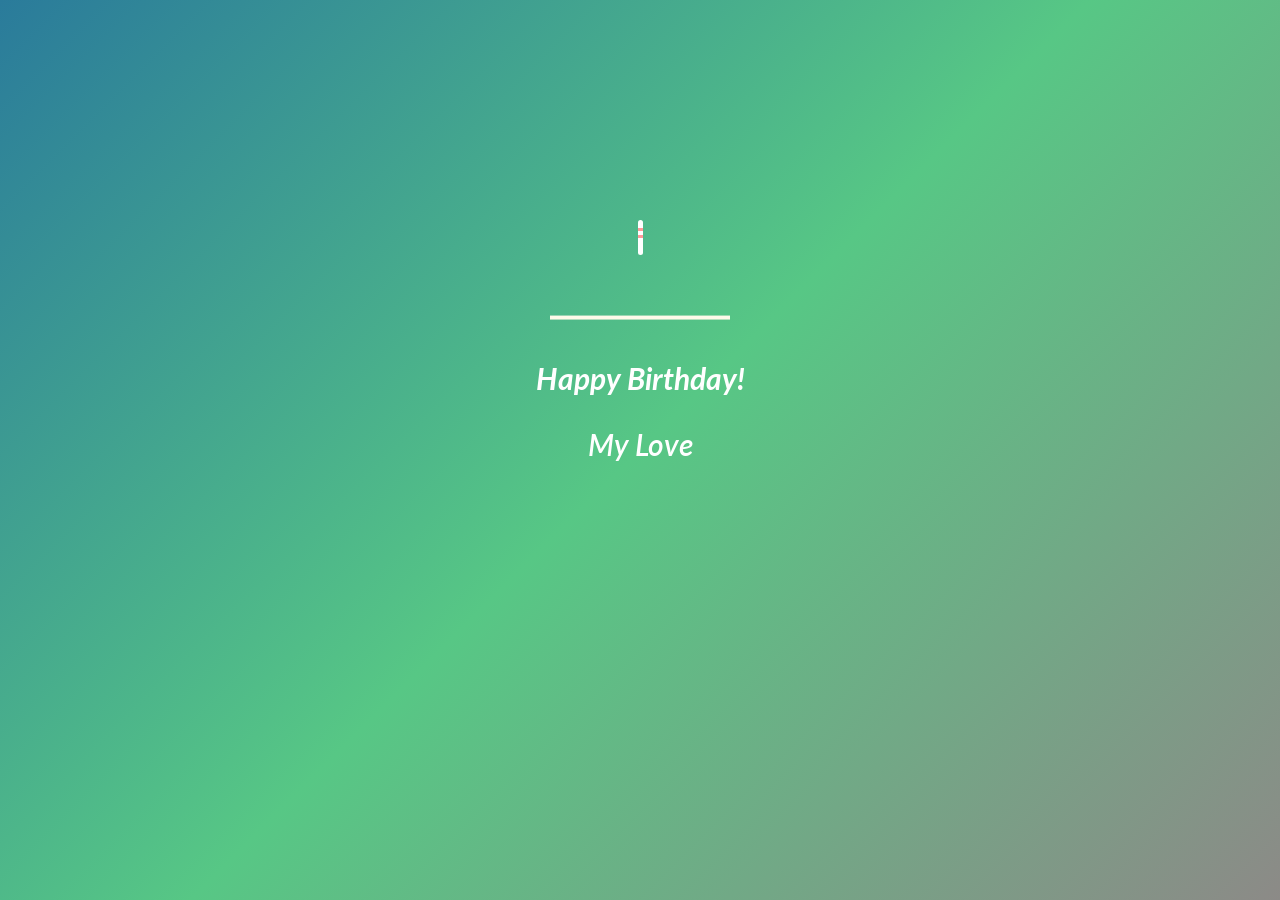
<file: index.html>
<!DOCTYPE html>
<html lang="en">
  <head>
    <meta charset="UTF-8">
    <meta name="viewport" content="width=device-width, initial-scale=1.0">
    <title>Happy Birthday</title>
    <link rel="icon" href="cake.gif" type="image/x-icon">
    <link rel="stylesheet" href="principal.css">
    <link href="https://cdnjs.cloudflare.com/ajax/libs/font-awesome/6.5.0/css/all.min.css" rel="stylesheet">
  </head>
  <body>
    <div class="pastel">
        <div class="cake">
          <div class="fuego"></div>
          <div class="fuego"></div>
          <div class="fuego"></div>
          <div class="fuego"></div>
          <div class="fuego"></div>
        </div>
        <svg id="cake" version="1.1" x="0px" y="0px" width="200px" height="500px" viewBox="0 0 200 500" enable-background="new 0 0 200 500" xml:space="preserve">
        <path fill="#a88679" d="M173.667-13.94c-49.298,0-102.782,0-147.334,0c-3.999,0-4-16.002,0-16.002
        c44.697,0,96.586,0,147.334,0C177.667-29.942,177.668-13.94,173.667-13.94z">
            <animate id="bizcocho_3" attributeName="d" calcMode="spline" keySplines="0 0 1 1; 0 0 1 1" begin="relleno_2.end" dur="0.3s" fill="freeze" values="
                                M173.667-13.94c-49.298,0-102.782,0-147.334,0c-3.999,0-4-16.002,0-16.002
        c44.697,0,96.586,0,147.334,0C177.667-29.942,177.668-13.94,173.667-13.94z
                                ;
                                M173.667,411.567c-47.995,12.408-102.955,12.561-147.334,0
        c-3.848-1.089-0.189-16.089,3.661-15.002c44.836,12.66,90.519,12.753,139.427,0.07
        C173.293,395.631,177.541,410.566,173.667,411.567z
                                ;
                                M173.667,427.569c-49.795,0-101.101,0-147.334,0c-3.999,0-4-16.002,0-16.002
        c46.385,0,97.539,0,147.334,0C177.668,411.567,177.667,427.569,173.667,427.569z
                                " />
        </path>
        <path fill="#8b6a60" d="M100-178.521c1.858,0,3.364,1.506,3.364,3.363c0,0,0,33.17,0,44.227
        c0,19.144,0,57.431,0,76.574c0,10.152,0,40.607,0,40.607c0,1.858-1.506,3.364-3.364,3.364l0,0c-1.858,0-3.364-1.506-3.364-3.364c0,0,0-30.455,0-40.607c0-19.144,0-57.432,0-76.575c0-11.057,0-44.226,0-44.226C96.636-177.015,98.142-178.521,100-178.521
        L100-178.521z">
            <animate id="relleno_2" attributeName="d" calcMode="spline" keySplines="0 0 1 1; 0 0 1 1; 0 0 0.58 1" begin="bizcocho_2.end" dur="0.5s" fill="freeze" values="
                                M100-178.521c1.858,0,3.364,1.506,3.364,3.363c0,0,0,33.17,0,44.227
        c0,19.144,0,57.431,0,76.574c0,10.152,0,40.607,0,40.607c0,1.858-1.506,3.364-3.364,3.364l0,0c-1.858,0-3.364-1.506-3.364-3.364c0,0,0-30.455,0-40.607c0-19.144,0-57.432,0-76.575c0-11.057,0-44.226,0-44.226C96.636-177.015,98.142-178.521,100-178.521
        L100-178.521z
                                ;
                                M100,267.257c1.858,0,3.364,1.506,3.364,3.363c0,0,0,33.17,0,44.227
        c0,19.143,0,57.43,0,76.574c0,10.151,0,40.606,0,40.606c0,1.858-1.506,3.364-3.364,3.364l0,0c-1.858,0-3.364-1.506-3.364-3.364
        c0,0,0-30.455,0-40.606c0-19.145,0-57.432,0-76.576c0-11.057,0-44.225,0-44.225C96.636,268.763,98.142,267.257,100,267.257
        L100,267.257z
                                ;
                                M93.928,405.433c-0.655,6.444-0.102,9.067,2.957,11.798c0,0,8.083,5.571,16.828,3.503
        c18.629-4.406,43.813,6.194,50.792,7.791c14.75,3.375,9.162,6.867,9.162,6.867c-2.412,2.258-58.328,0-73.667,0l0,0
        c-1.858,0-69.995,2.133-73.667,0c0,0-3.337-2.439,6.172-5.992c11.375-4.25,52.875,8.822,47.139-9.442
        c-6.333-20.167,5.226-21.514,5.226-21.514c3.435-0.915,12.78-6.663,10.923-0.546L93.928,405.433z
                                ;
                                M102.242,427.569c5.348,0,14.079,0,17.462,0c0,0,17.026,0,27.504,0
        c19.143,0,20.39-3.797,26.459,0c3,1.877,0,7.823,0,7.823c-2.412,2.258-58.328,0-73.667,0l0,0c-1.858,0-67.187,0-73.667,0
        c0,0-4.125-4.983,0-7.823c5.201-3.58,16.085,0,23.725,0c8.841,0,20.762,0,20.762,0c3.686,0,8.597,0,19.511,0H102.242z
                                " />
        </path>
        <path fill="#a88679" d="M173.667-15.929c-46.512,0-105.486,0-147.334,0c-3.999,0-4-16.002,0-16.002
        c43.566,0,97.96,0,147.334,0C177.667-31.931,177.666-15.929,173.667-15.929z">
            <animate id="bizcocho_2" attributeName="d" calcMode="spline" keySplines="0 0 1 1; 0 0 1 1; 0.25 0 0.58 1" begin="relleno_1.end" dur="0.5s" fill="freeze" values="
                                M173.667-15.929c-46.512,0-105.486,0-147.334,0c-3.999,0-4-16.002,0-16.002
        c43.566,0,97.96,0,147.334,0C177.667-31.931,177.666-15.929,173.667-15.929z
                                ;
                                M173.434,445.393c-47.269,8.001-105.245,8.001-147.334,0c-3.929-0.747-0.692-16.543,3.243-15.824
        c43.828,8.001,92.165,8.001,140.739,0C174.029,428.918,177.377,444.726,173.434,445.393z
                                ;
                                M173.667,449.514c-47.576-5.454-102.799-5.744-147.333,0c-3.966,0.512-3.938-15.297,0-16.002
        c43.683-7.823,97.646-8.026,147.333,0C177.616,434.15,177.642,449.969,173.667,449.514z
                                ;
                                M173.667,451.394c-49.298,0-102.782,0-147.334,0c-3.999,0-4-16.002,0-16.002
        c44.697,0,96.586,0,147.334,0C177.667,435.392,177.668,451.394,173.667,451.394z
                                " />
        </path>
        <path fill="#8b6a60" d="M101.368-73.685c0,12.164,0,15.18,0,28.519c0,22.702,0-13.661,0,8.304c0,14.48,0,18.233,0,30.512
        c0,1.753-2.958,1.847-2.958,0c0-12.68,0-16.277,0-30.401c0-21.983,0,11.66,0-8.305c0-13.027,0-15.992,0-28.628
        C98.411-75.883,101.368-75.592,101.368-73.685z">
            <animate id="relleno_1" attributeName="d" calcMode="spline" keySplines="0 0 1 1; 0 0 1 1; 0 0 0.6 1" begin="bizcocho_1.end" dur="0.5s" fill="freeze" values="
                                M101.368-73.685c0,12.164,0,15.18,0,28.519c0,22.702,0-13.661,0,8.304c0,14.48,0,18.233,0,30.512
        c0,1.753-2.958,1.847-2.958,0c0-12.68,0-16.277,0-30.401c0-21.983,0,11.66,0-8.305c0-13.027,0-15.992,0-28.628
        C98.411-75.883,101.368-75.592,101.368-73.685z
                                ;
                                M101.368,350.885c0,12.164,0,65.18,0,78.518c0,22.703,0-33.66,0-11.695c0,14.48,0,28.232,0,40.512
        c0,1.753-2.958,1.847-2.958,0c0-12.68,0-26.277,0-40.402c0-21.982,0,31.66,0,11.695c0-13.027,0-65.992,0-78.627
        C98.411,348.686,101.368,348.977,101.368,350.885z
                                ;
                                M128.38,447.567c37.626,6.312,39.303,13.658,26.833,12.833c-22.653-1.499-13.636-0.831-23.302-0.831
        c-14.48,0-17.884,0-30.163,0c-2.087,0-2.068,0-3.915,0c-13.333,0-8.963,0-23.088,0c-11.668,0-14.062,5.995-27.532,1.164
        c-12.629-4.529,38.667-3.167,46.833-17.333C100.077,432.94,105.546,443.736,128.38,447.567z
                                ;
                                M173.667,451.394c2.875,0,2.997,9.257,0,9.131c-22.662-0.956-32.09-0.956-41.756-0.956
        c-14.48,0-17.884,0-30.163,0c-2.087,0-2.068,0-3.915,0c-13.333,0-8.963,0-23.088,0c-11.668,0-34.99-0.294-48.412,1.831
        c-4.109,0.65-3.01-10.006,0-10.006C37.129,451.394,149.379,451.394,173.667,451.394z
                                " />
        </path>
        <path fill="#a88679" d="M173.667,21.571c-33.174,0-111.467,0-147.334,0c-4,0-4-16.002,0-16.002c39.836,0,105.982,0,147.334,0
        C177.668,5.569,177.667,21.571,173.667,21.571z">
            <animate id="bizcocho_1" attributeName="d" calcMode="spline" keySplines="0 0 1 1; 0 0 1 1; 0 0 1 1; 0.25 0 1 1; 0 0 1 1; 0.25 0 0.6 1" begin="2s" dur="0.8s" fill="freeze" values="
                                M173.667,21.571c-33.174,0-111.467,0-147.334,0c-4,0-4-16.002,0-16.002c39.836,0,105.982,0,147.334,0
        C177.668,5.569,177.667,21.571,173.667,21.571z
                                ;
                                M173.667,459.569c-33.197,16.002-110.782,16.002-147.334,0c-3.664-1.604,1.614-15.617,5.337-14.153
        c40.702,16.002,94.289,16.104,136.505,0.103C171.917,444.1,177.271,457.832,173.667,459.569z
                                ;
                                M171.817,475.571c-39.361-3.001-105.438-2.571-143.556,0c-3.991,0.27-7.377-14.736-3.387-15.014
        c41.553-2.888,104.421-3.121,150.51-0.233C179.378,460.574,175.806,475.875,171.817,475.571z
                                ;
                                M171.817,459.564c-38.8-12.188-104.504-13.762-143.556,0c-3.772,1.329-7.961-12.604-4.178-13.905
        c40.864-14.064,105.114-15.52,151.918-0.973C179.822,445.874,175.634,460.762,171.817,459.564z
                                ;
                                M173.667,475.571c-46.376-5.005-105.924-4.003-147.334,0c-3.981,0.385-3.479-15.421,0.479-16.002
        c43.087-6.327,97.705-7.083,146.855,0.438C177.621,460.613,177.644,476,173.667,475.571z
                                ;
                                M173.667,474.117c-46.376,1.866-105.638,2.01-147.334,0c-3.995-0.192-3.52-16.144,0.479-16.002
        c43.794,1.55,96.341,1.541,145.723,0C176.532,457.99,177.663,473.956,173.667,474.117z
                                ;
                                M173.667,475.571c-46.512,0-105.486,0-147.334,0c-3.999,0-4-16.002,0-16.002c43.566,0,97.96,0,147.334,0
        C177.667,459.569,177.666,475.571,173.667,475.571z
                                " />
        </path>
        <path fill="#fefae9" d="M104.812,113.216c0,3.119-2.164,5.67-4.812,5.67c-2.646,0-4.812-2.551-4.812-5.67c0-5.594,0-16.782,0-22.375
        c0-5.143,0-15.427,0-20.568c0-7.333,0-21.998,0-29.33c0-5.523,0-16.569,0-22.092c0-3.295,0-9.885,0-13.181
        C95.188,2.551,97.353,0,100,0c2.648,0,4.812,2.551,4.812,5.669c0,3.248,0,9.743,0,12.991c0,5.428,0,16.284,0,21.711
        c0,7.618,0,22.854,0,30.472c0,4.952,0,14.854,0,19.807C104.812,96.292,104.812,107.576,104.812,113.216z">
            <animate id="crema" attributeName="d" calcMode="spline" keySplines="0 0 1 1; 0 0 1 1; 0 0 1 1; 0.25 0 1 1; 0 0 1 1; 0 0 0.58 1" begin="bizcocho_3.end" dur="2s" fill="freeze" values="
                                M104.812,113.216c0,3.119-2.164,5.67-4.812,5.67c-2.646,0-4.812-2.551-4.812-5.67c0-5.594,0-16.782,0-22.375
        c0-5.143,0-15.427,0-20.568c0-7.333,0-21.998,0-29.33c0-5.523,0-16.569,0-22.092c0-3.295,0-9.885,0-13.181
        C95.188,2.551,97.353,0,100,0c2.648,0,4.812,2.551,4.812,5.669c0,3.248,0,9.743,0,12.991c0,5.428,0,16.284,0,21.711
        c0,7.618,0,22.854,0,30.472c0,4.952,0,14.854,0,19.807C104.812,96.292,104.812,107.576,104.812,113.216z
                                ;
                                M104.812,405.897c0,3.119-2.164,5.67-4.812,5.67c-2.646,0-4.812-2.551-4.812-5.67c0-5.594,0-16.782,0-22.376
        c0-5.143,0-15.426,0-20.568c0-7.332,0-21.997,0-29.33c0-5.522,0-16.568,0-22.092c0-3.295,0-9.885,0-13.181
        c0-3.118,2.165-5.669,4.812-5.669c2.648,0,4.812,2.551,4.812,5.669c0,3.247,0,9.743,0,12.991c0,5.428,0,16.283,0,21.711
        c0,7.618,0,22.854,0,30.473c0,4.951,0,14.854,0,19.807C104.812,388.972,104.812,400.256,104.812,405.897z
                                ;
                                M111.873,411.567c-3.119,0-9.226,0-11.874,0c-2.646,0-7.748,0-10.867,0c-7.086,0-12.698,0-18.292,0
        c-6.592,0-12.871,7.371-19.166,3.008c-10.043-6.961-7.776-10.169,2.991-17.745c12.61-8.873,27.713,1.994,25.919-7.531
        c-2.589-13.742,11.008-14.513,11.365-17.789c0.441-4.051,4.235-11.107,8.051-8.175c3.113,2.393,1.007,8.008,0,13.159
        c-1.871,9.569,8.058,2.113,9.494,14.155c2.592,21.732,21.184-0.675,29.309,7.976c5.216,5.553,18.413,5.552,15.426,12.942
        c-3.131,7.745-15.825-4.369-23.8,2.903C126.261,418.271,118.301,411.567,111.873,411.567z
                                ;
                                M111.873,411.567c-3.119,0-9.226,0-11.874,0c-2.646,0-9.734,4.069-12.853,4.069
        c-7.086,0-10.712-4.069-16.306-4.069c-6.592,0-12.12,6.013-19.166,3.008c-7.053-3.008-7.458,2.026-18.659,1.165
        c-6.832-0.525-7.522-3.034-7.533-6.265c-0.037-10.336,22.073-2.452,36.613-2.628c10.234-0.124,19.856-1.439,37.905-2.102
        c16.642-0.61,32.699,1.552,46.009,1.927c12.438,0.351,29.663-8.99,31.532,3.315c0.773,5.093-5.605,3.342-11.211,9.579
        c-5.093,5.667-7.59-4.605-12.965-3.832c-8.269,1.189-14.962-8.537-22.937-1.265C126.261,418.271,118.301,411.567,111.873,411.567z
                                ;
                                M110.946,413.652c-2.904-1.137-8.405-2.748-12.446-0.97c-6.099,2.685-7.273,10.358-13.253,8.242
        c-7.843-2.775-8.953-5.008-14.546-5.01c-24.653-0.011-4.849,26.507-18.264,26.507c-12.377,0,5.791-33.537-19.422-26.682
        c-7.703,2.095-9.806-0.942-9.817-4.173c-0.037-10.336,24.357-4.544,38.897-4.72c10.234-0.124,19.856-1.439,37.905-2.102
        c16.642-0.61,32.699,1.552,46.009,1.927c12.438,0.351,28.973-8.865,31.532,3.315c1.449,6.896,0.318,15.624-3.874,15.624
        c-7.619,0-1.788-15.192-19.243-7.111c-7.581,3.51-15.963-9.738-26.669,1.066C120.644,426.744,118.381,416.561,110.946,413.652z
                                ;
                                M111.547,413.9c-2.969-0.956-8.775-0.949-13.167-0.5c-14.667,1.5-8.325,16.508-14.667,16.666
        c-6.667,0.166-0.167-13.5-13.013-14.151c-30.471-1.545-5.572,46.651-18.987,46.651c-12.377,0,10.333-50.166-18.667-44.5
        c-7.835,1.531-9.537-1.417-9.548-4.647c-0.037-10.336,23.675-5.177,38.215-5.353c10.234-0.124,20.618-1.671,38.667-2.333
        c16.642-0.61,32.023,1.458,45.333,1.833c12.438,0.351,33.819-8.431,33.199,4.001c-0.532,10.666,0.414,26.166-5.245,25.833
        c-7.606-0.447-2.954-31.5-19.243-18.899c-7.985,6.177-17.658-5.969-27.377,5.732C118.88,434.066,121.38,417.067,111.547,413.9z
                                ;
                                M111.547,415.233c-6.667-0.834-9.667,4.667-13.833,3.333c-19.649-6.291-8.158,22.176-14.5,22.334
        c-6.667,0.166,2.833-18-13.333-22.167c-29.544-7.615-9.667,43.833-20.167,43.833c-10.333,0,8.004-55.006-16.833-39
        c-7.5,4.833-9.508-3.78-9.299-7.004c0.799-12.329,23.592-7.153,38.132-7.329c10.234-0.124,20.238-1.505,38.287-2.167
        c16.642-0.61,32.903,1.125,46.213,1.5c12.438,0.351,35.058-5.579,31.863,6.451c-5.532,20.833,1.25,28.216-4.409,27.883
        c-7.606-0.447-6.058-37.895-20.62-23.333c-10.167,10.166-15.972-0.747-25,12C119.547,443.568,121.798,416.515,111.547,415.233z
                                " />
        </path>
        <rect x="10" y="475.571" fill="#fefae9" width="180" height="4" />
        </svg>
    </div>
    <div class="text">
        <h1>Happy Birthday!</h1>
        <p class="name">My Love</p>
    </div>
    <div class="boton-contenedor oculto" id="sorpresaBtnContainer">
        <button class="boton-sorpresa">
          <i class="fas fa-gift"></i> Haz clic para tu sorpresa
        </button>
    </div>
      <script src="script.js"></script>
</body>
</html>
</file>
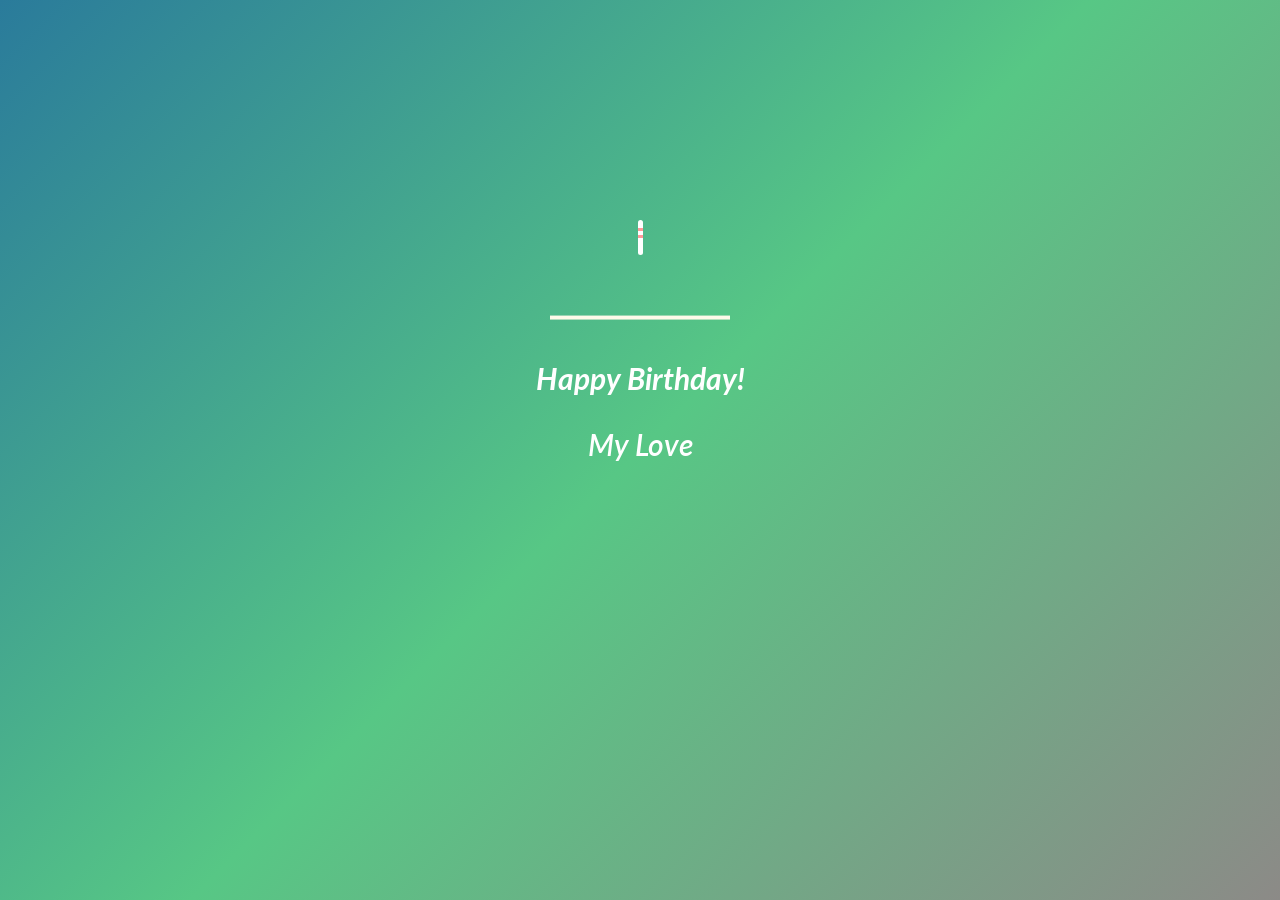
<file: html/index.html>
<!DOCTYPE html>
<html lang="en">
  <head>
    <meta charset="UTF-8">
    <meta name="viewport" content="width=device-width, initial-scale=1.0">
    <title>Happy Birthday</title>
    <link rel="icon" href="/assets/cake.gif" type="image/x-icon">
    <link rel="stylesheet" href="/css/principal.css">
    <link href="https://cdnjs.cloudflare.com/ajax/libs/font-awesome/6.5.0/css/all.min.css" rel="stylesheet">
  </head>
  <body>
    <div class="pastel">
        <div class="cake">
          <div class="fuego"></div>
          <div class="fuego"></div>
          <div class="fuego"></div>
          <div class="fuego"></div>
          <div class="fuego"></div>
        </div>
        <svg id="cake" version="1.1" x="0px" y="0px" width="200px" height="500px" viewBox="0 0 200 500" enable-background="new 0 0 200 500" xml:space="preserve">
        <path fill="#a88679" d="M173.667-13.94c-49.298,0-102.782,0-147.334,0c-3.999,0-4-16.002,0-16.002
        c44.697,0,96.586,0,147.334,0C177.667-29.942,177.668-13.94,173.667-13.94z">
            <animate id="bizcocho_3" attributeName="d" calcMode="spline" keySplines="0 0 1 1; 0 0 1 1" begin="relleno_2.end" dur="0.3s" fill="freeze" values="
                                M173.667-13.94c-49.298,0-102.782,0-147.334,0c-3.999,0-4-16.002,0-16.002
        c44.697,0,96.586,0,147.334,0C177.667-29.942,177.668-13.94,173.667-13.94z
                                ;
                                M173.667,411.567c-47.995,12.408-102.955,12.561-147.334,0
        c-3.848-1.089-0.189-16.089,3.661-15.002c44.836,12.66,90.519,12.753,139.427,0.07
        C173.293,395.631,177.541,410.566,173.667,411.567z
                                ;
                                M173.667,427.569c-49.795,0-101.101,0-147.334,0c-3.999,0-4-16.002,0-16.002
        c46.385,0,97.539,0,147.334,0C177.668,411.567,177.667,427.569,173.667,427.569z
                                " />
        </path>
        <path fill="#8b6a60" d="M100-178.521c1.858,0,3.364,1.506,3.364,3.363c0,0,0,33.17,0,44.227
        c0,19.144,0,57.431,0,76.574c0,10.152,0,40.607,0,40.607c0,1.858-1.506,3.364-3.364,3.364l0,0c-1.858,0-3.364-1.506-3.364-3.364c0,0,0-30.455,0-40.607c0-19.144,0-57.432,0-76.575c0-11.057,0-44.226,0-44.226C96.636-177.015,98.142-178.521,100-178.521
        L100-178.521z">
            <animate id="relleno_2" attributeName="d" calcMode="spline" keySplines="0 0 1 1; 0 0 1 1; 0 0 0.58 1" begin="bizcocho_2.end" dur="0.5s" fill="freeze" values="
                                M100-178.521c1.858,0,3.364,1.506,3.364,3.363c0,0,0,33.17,0,44.227
        c0,19.144,0,57.431,0,76.574c0,10.152,0,40.607,0,40.607c0,1.858-1.506,3.364-3.364,3.364l0,0c-1.858,0-3.364-1.506-3.364-3.364c0,0,0-30.455,0-40.607c0-19.144,0-57.432,0-76.575c0-11.057,0-44.226,0-44.226C96.636-177.015,98.142-178.521,100-178.521
        L100-178.521z
                                ;
                                M100,267.257c1.858,0,3.364,1.506,3.364,3.363c0,0,0,33.17,0,44.227
        c0,19.143,0,57.43,0,76.574c0,10.151,0,40.606,0,40.606c0,1.858-1.506,3.364-3.364,3.364l0,0c-1.858,0-3.364-1.506-3.364-3.364
        c0,0,0-30.455,0-40.606c0-19.145,0-57.432,0-76.576c0-11.057,0-44.225,0-44.225C96.636,268.763,98.142,267.257,100,267.257
        L100,267.257z
                                ;
                                M93.928,405.433c-0.655,6.444-0.102,9.067,2.957,11.798c0,0,8.083,5.571,16.828,3.503
        c18.629-4.406,43.813,6.194,50.792,7.791c14.75,3.375,9.162,6.867,9.162,6.867c-2.412,2.258-58.328,0-73.667,0l0,0
        c-1.858,0-69.995,2.133-73.667,0c0,0-3.337-2.439,6.172-5.992c11.375-4.25,52.875,8.822,47.139-9.442
        c-6.333-20.167,5.226-21.514,5.226-21.514c3.435-0.915,12.78-6.663,10.923-0.546L93.928,405.433z
                                ;
                                M102.242,427.569c5.348,0,14.079,0,17.462,0c0,0,17.026,0,27.504,0
        c19.143,0,20.39-3.797,26.459,0c3,1.877,0,7.823,0,7.823c-2.412,2.258-58.328,0-73.667,0l0,0c-1.858,0-67.187,0-73.667,0
        c0,0-4.125-4.983,0-7.823c5.201-3.58,16.085,0,23.725,0c8.841,0,20.762,0,20.762,0c3.686,0,8.597,0,19.511,0H102.242z
                                " />
        </path>
        <path fill="#a88679" d="M173.667-15.929c-46.512,0-105.486,0-147.334,0c-3.999,0-4-16.002,0-16.002
        c43.566,0,97.96,0,147.334,0C177.667-31.931,177.666-15.929,173.667-15.929z">
            <animate id="bizcocho_2" attributeName="d" calcMode="spline" keySplines="0 0 1 1; 0 0 1 1; 0.25 0 0.58 1" begin="relleno_1.end" dur="0.5s" fill="freeze" values="
                                M173.667-15.929c-46.512,0-105.486,0-147.334,0c-3.999,0-4-16.002,0-16.002
        c43.566,0,97.96,0,147.334,0C177.667-31.931,177.666-15.929,173.667-15.929z
                                ;
                                M173.434,445.393c-47.269,8.001-105.245,8.001-147.334,0c-3.929-0.747-0.692-16.543,3.243-15.824
        c43.828,8.001,92.165,8.001,140.739,0C174.029,428.918,177.377,444.726,173.434,445.393z
                                ;
                                M173.667,449.514c-47.576-5.454-102.799-5.744-147.333,0c-3.966,0.512-3.938-15.297,0-16.002
        c43.683-7.823,97.646-8.026,147.333,0C177.616,434.15,177.642,449.969,173.667,449.514z
                                ;
                                M173.667,451.394c-49.298,0-102.782,0-147.334,0c-3.999,0-4-16.002,0-16.002
        c44.697,0,96.586,0,147.334,0C177.667,435.392,177.668,451.394,173.667,451.394z
                                " />
        </path>
        <path fill="#8b6a60" d="M101.368-73.685c0,12.164,0,15.18,0,28.519c0,22.702,0-13.661,0,8.304c0,14.48,0,18.233,0,30.512
        c0,1.753-2.958,1.847-2.958,0c0-12.68,0-16.277,0-30.401c0-21.983,0,11.66,0-8.305c0-13.027,0-15.992,0-28.628
        C98.411-75.883,101.368-75.592,101.368-73.685z">
            <animate id="relleno_1" attributeName="d" calcMode="spline" keySplines="0 0 1 1; 0 0 1 1; 0 0 0.6 1" begin="bizcocho_1.end" dur="0.5s" fill="freeze" values="
                                M101.368-73.685c0,12.164,0,15.18,0,28.519c0,22.702,0-13.661,0,8.304c0,14.48,0,18.233,0,30.512
        c0,1.753-2.958,1.847-2.958,0c0-12.68,0-16.277,0-30.401c0-21.983,0,11.66,0-8.305c0-13.027,0-15.992,0-28.628
        C98.411-75.883,101.368-75.592,101.368-73.685z
                                ;
                                M101.368,350.885c0,12.164,0,65.18,0,78.518c0,22.703,0-33.66,0-11.695c0,14.48,0,28.232,0,40.512
        c0,1.753-2.958,1.847-2.958,0c0-12.68,0-26.277,0-40.402c0-21.982,0,31.66,0,11.695c0-13.027,0-65.992,0-78.627
        C98.411,348.686,101.368,348.977,101.368,350.885z
                                ;
                                M128.38,447.567c37.626,6.312,39.303,13.658,26.833,12.833c-22.653-1.499-13.636-0.831-23.302-0.831
        c-14.48,0-17.884,0-30.163,0c-2.087,0-2.068,0-3.915,0c-13.333,0-8.963,0-23.088,0c-11.668,0-14.062,5.995-27.532,1.164
        c-12.629-4.529,38.667-3.167,46.833-17.333C100.077,432.94,105.546,443.736,128.38,447.567z
                                ;
                                M173.667,451.394c2.875,0,2.997,9.257,0,9.131c-22.662-0.956-32.09-0.956-41.756-0.956
        c-14.48,0-17.884,0-30.163,0c-2.087,0-2.068,0-3.915,0c-13.333,0-8.963,0-23.088,0c-11.668,0-34.99-0.294-48.412,1.831
        c-4.109,0.65-3.01-10.006,0-10.006C37.129,451.394,149.379,451.394,173.667,451.394z
                                " />
        </path>
        <path fill="#a88679" d="M173.667,21.571c-33.174,0-111.467,0-147.334,0c-4,0-4-16.002,0-16.002c39.836,0,105.982,0,147.334,0
        C177.668,5.569,177.667,21.571,173.667,21.571z">
            <animate id="bizcocho_1" attributeName="d" calcMode="spline" keySplines="0 0 1 1; 0 0 1 1; 0 0 1 1; 0.25 0 1 1; 0 0 1 1; 0.25 0 0.6 1" begin="2s" dur="0.8s" fill="freeze" values="
                                M173.667,21.571c-33.174,0-111.467,0-147.334,0c-4,0-4-16.002,0-16.002c39.836,0,105.982,0,147.334,0
        C177.668,5.569,177.667,21.571,173.667,21.571z
                                ;
                                M173.667,459.569c-33.197,16.002-110.782,16.002-147.334,0c-3.664-1.604,1.614-15.617,5.337-14.153
        c40.702,16.002,94.289,16.104,136.505,0.103C171.917,444.1,177.271,457.832,173.667,459.569z
                                ;
                                M171.817,475.571c-39.361-3.001-105.438-2.571-143.556,0c-3.991,0.27-7.377-14.736-3.387-15.014
        c41.553-2.888,104.421-3.121,150.51-0.233C179.378,460.574,175.806,475.875,171.817,475.571z
                                ;
                                M171.817,459.564c-38.8-12.188-104.504-13.762-143.556,0c-3.772,1.329-7.961-12.604-4.178-13.905
        c40.864-14.064,105.114-15.52,151.918-0.973C179.822,445.874,175.634,460.762,171.817,459.564z
                                ;
                                M173.667,475.571c-46.376-5.005-105.924-4.003-147.334,0c-3.981,0.385-3.479-15.421,0.479-16.002
        c43.087-6.327,97.705-7.083,146.855,0.438C177.621,460.613,177.644,476,173.667,475.571z
                                ;
                                M173.667,474.117c-46.376,1.866-105.638,2.01-147.334,0c-3.995-0.192-3.52-16.144,0.479-16.002
        c43.794,1.55,96.341,1.541,145.723,0C176.532,457.99,177.663,473.956,173.667,474.117z
                                ;
                                M173.667,475.571c-46.512,0-105.486,0-147.334,0c-3.999,0-4-16.002,0-16.002c43.566,0,97.96,0,147.334,0
        C177.667,459.569,177.666,475.571,173.667,475.571z
                                " />
        </path>
        <path fill="#fefae9" d="M104.812,113.216c0,3.119-2.164,5.67-4.812,5.67c-2.646,0-4.812-2.551-4.812-5.67c0-5.594,0-16.782,0-22.375
        c0-5.143,0-15.427,0-20.568c0-7.333,0-21.998,0-29.33c0-5.523,0-16.569,0-22.092c0-3.295,0-9.885,0-13.181
        C95.188,2.551,97.353,0,100,0c2.648,0,4.812,2.551,4.812,5.669c0,3.248,0,9.743,0,12.991c0,5.428,0,16.284,0,21.711
        c0,7.618,0,22.854,0,30.472c0,4.952,0,14.854,0,19.807C104.812,96.292,104.812,107.576,104.812,113.216z">
            <animate id="crema" attributeName="d" calcMode="spline" keySplines="0 0 1 1; 0 0 1 1; 0 0 1 1; 0.25 0 1 1; 0 0 1 1; 0 0 0.58 1" begin="bizcocho_3.end" dur="2s" fill="freeze" values="
                                M104.812,113.216c0,3.119-2.164,5.67-4.812,5.67c-2.646,0-4.812-2.551-4.812-5.67c0-5.594,0-16.782,0-22.375
        c0-5.143,0-15.427,0-20.568c0-7.333,0-21.998,0-29.33c0-5.523,0-16.569,0-22.092c0-3.295,0-9.885,0-13.181
        C95.188,2.551,97.353,0,100,0c2.648,0,4.812,2.551,4.812,5.669c0,3.248,0,9.743,0,12.991c0,5.428,0,16.284,0,21.711
        c0,7.618,0,22.854,0,30.472c0,4.952,0,14.854,0,19.807C104.812,96.292,104.812,107.576,104.812,113.216z
                                ;
                                M104.812,405.897c0,3.119-2.164,5.67-4.812,5.67c-2.646,0-4.812-2.551-4.812-5.67c0-5.594,0-16.782,0-22.376
        c0-5.143,0-15.426,0-20.568c0-7.332,0-21.997,0-29.33c0-5.522,0-16.568,0-22.092c0-3.295,0-9.885,0-13.181
        c0-3.118,2.165-5.669,4.812-5.669c2.648,0,4.812,2.551,4.812,5.669c0,3.247,0,9.743,0,12.991c0,5.428,0,16.283,0,21.711
        c0,7.618,0,22.854,0,30.473c0,4.951,0,14.854,0,19.807C104.812,388.972,104.812,400.256,104.812,405.897z
                                ;
                                M111.873,411.567c-3.119,0-9.226,0-11.874,0c-2.646,0-7.748,0-10.867,0c-7.086,0-12.698,0-18.292,0
        c-6.592,0-12.871,7.371-19.166,3.008c-10.043-6.961-7.776-10.169,2.991-17.745c12.61-8.873,27.713,1.994,25.919-7.531
        c-2.589-13.742,11.008-14.513,11.365-17.789c0.441-4.051,4.235-11.107,8.051-8.175c3.113,2.393,1.007,8.008,0,13.159
        c-1.871,9.569,8.058,2.113,9.494,14.155c2.592,21.732,21.184-0.675,29.309,7.976c5.216,5.553,18.413,5.552,15.426,12.942
        c-3.131,7.745-15.825-4.369-23.8,2.903C126.261,418.271,118.301,411.567,111.873,411.567z
                                ;
                                M111.873,411.567c-3.119,0-9.226,0-11.874,0c-2.646,0-9.734,4.069-12.853,4.069
        c-7.086,0-10.712-4.069-16.306-4.069c-6.592,0-12.12,6.013-19.166,3.008c-7.053-3.008-7.458,2.026-18.659,1.165
        c-6.832-0.525-7.522-3.034-7.533-6.265c-0.037-10.336,22.073-2.452,36.613-2.628c10.234-0.124,19.856-1.439,37.905-2.102
        c16.642-0.61,32.699,1.552,46.009,1.927c12.438,0.351,29.663-8.99,31.532,3.315c0.773,5.093-5.605,3.342-11.211,9.579
        c-5.093,5.667-7.59-4.605-12.965-3.832c-8.269,1.189-14.962-8.537-22.937-1.265C126.261,418.271,118.301,411.567,111.873,411.567z
                                ;
                                M110.946,413.652c-2.904-1.137-8.405-2.748-12.446-0.97c-6.099,2.685-7.273,10.358-13.253,8.242
        c-7.843-2.775-8.953-5.008-14.546-5.01c-24.653-0.011-4.849,26.507-18.264,26.507c-12.377,0,5.791-33.537-19.422-26.682
        c-7.703,2.095-9.806-0.942-9.817-4.173c-0.037-10.336,24.357-4.544,38.897-4.72c10.234-0.124,19.856-1.439,37.905-2.102
        c16.642-0.61,32.699,1.552,46.009,1.927c12.438,0.351,28.973-8.865,31.532,3.315c1.449,6.896,0.318,15.624-3.874,15.624
        c-7.619,0-1.788-15.192-19.243-7.111c-7.581,3.51-15.963-9.738-26.669,1.066C120.644,426.744,118.381,416.561,110.946,413.652z
                                ;
                                M111.547,413.9c-2.969-0.956-8.775-0.949-13.167-0.5c-14.667,1.5-8.325,16.508-14.667,16.666
        c-6.667,0.166-0.167-13.5-13.013-14.151c-30.471-1.545-5.572,46.651-18.987,46.651c-12.377,0,10.333-50.166-18.667-44.5
        c-7.835,1.531-9.537-1.417-9.548-4.647c-0.037-10.336,23.675-5.177,38.215-5.353c10.234-0.124,20.618-1.671,38.667-2.333
        c16.642-0.61,32.023,1.458,45.333,1.833c12.438,0.351,33.819-8.431,33.199,4.001c-0.532,10.666,0.414,26.166-5.245,25.833
        c-7.606-0.447-2.954-31.5-19.243-18.899c-7.985,6.177-17.658-5.969-27.377,5.732C118.88,434.066,121.38,417.067,111.547,413.9z
                                ;
                                M111.547,415.233c-6.667-0.834-9.667,4.667-13.833,3.333c-19.649-6.291-8.158,22.176-14.5,22.334
        c-6.667,0.166,2.833-18-13.333-22.167c-29.544-7.615-9.667,43.833-20.167,43.833c-10.333,0,8.004-55.006-16.833-39
        c-7.5,4.833-9.508-3.78-9.299-7.004c0.799-12.329,23.592-7.153,38.132-7.329c10.234-0.124,20.238-1.505,38.287-2.167
        c16.642-0.61,32.903,1.125,46.213,1.5c12.438,0.351,35.058-5.579,31.863,6.451c-5.532,20.833,1.25,28.216-4.409,27.883
        c-7.606-0.447-6.058-37.895-20.62-23.333c-10.167,10.166-15.972-0.747-25,12C119.547,443.568,121.798,416.515,111.547,415.233z
                                " />
        </path>
        <rect x="10" y="475.571" fill="#fefae9" width="180" height="4" />
        </svg>
    </div>
    <div class="text">
        <h1>Happy Birthday!</h1>
        <p class="name">My Love</p>
    </div>
    <div class="boton-contenedor oculto" id="sorpresaBtnContainer">
        <button class="boton-sorpresa">
          <i class="fas fa-gift"></i> Haz clic para tu sorpresa
        </button>
    </div>
      <script src="/script/script.js"></script>
</body>
</html>
</file>
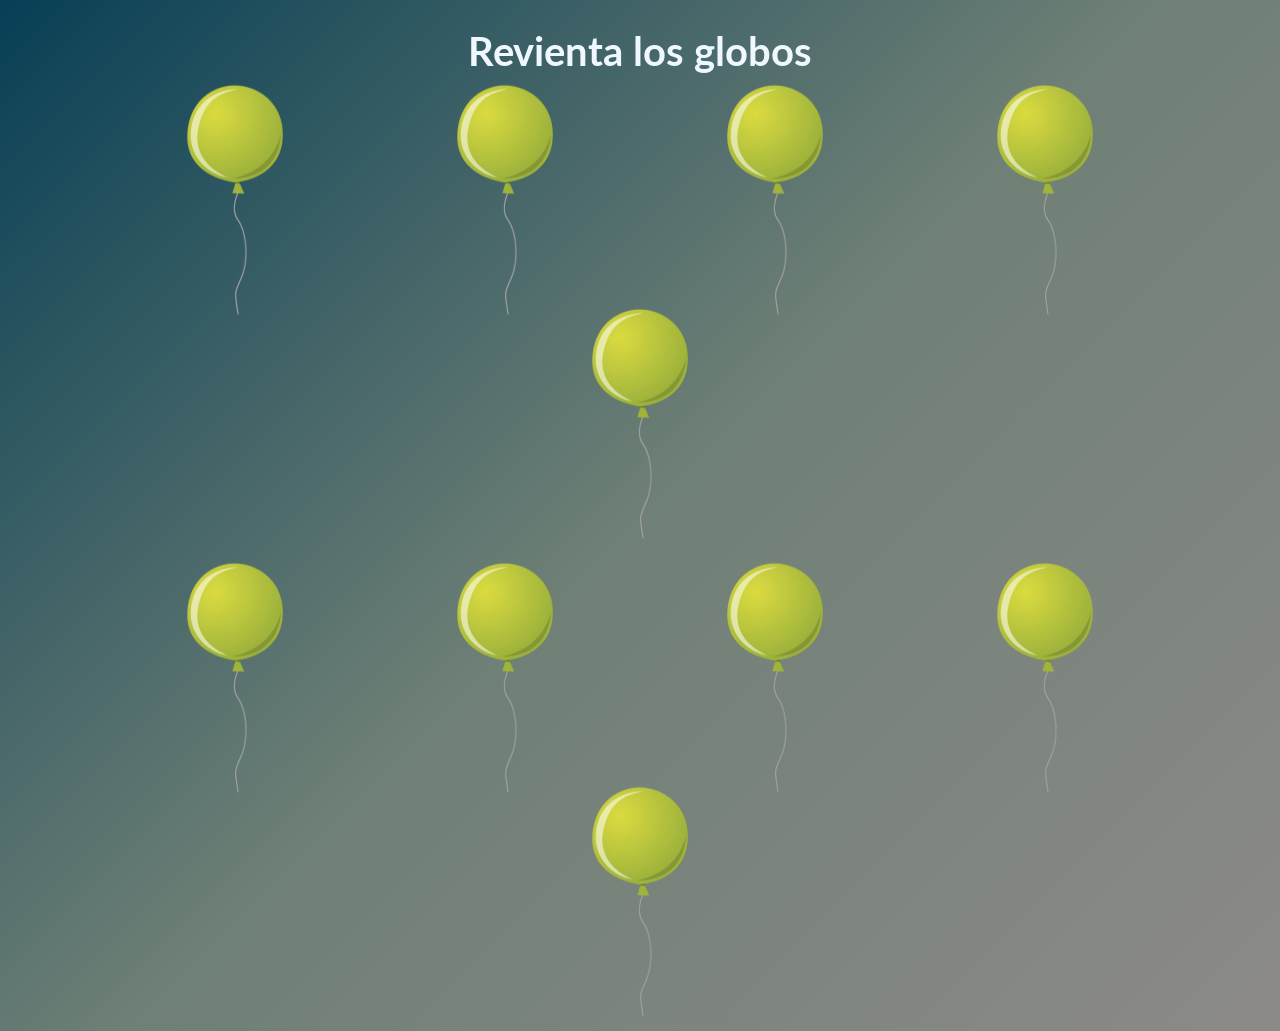
<file: birthday.html>
<!DOCTYPE html>
<html lang="es">
<head>
  <meta charset="UTF-8" />
  <meta name="viewport" content="width=device-width, initial-scale=1.0"/>
  <title>Happy Birthday</title>
  <link rel="icon" href="cake.gif" type="image/x-icon">
  <link href="https://fonts.googleapis.com/css?family=Lato:300italic" rel="stylesheet" />
  <link rel="stylesheet" href="birthday.css" />
</head>
<body>
    <h1 class="title">Revienta los globos</h1>
  <div class="container">
    <div class="balloon" id="balloon1">
      <img src="globo.webp" alt="Globo 1" class="balloon-img">
    <div class="message">Feliz cumpleaños al amor de mi vida. Cada día a tu lado es un regalo que no se compara con nada.</div>
    </div>
    <div class="balloon" id="balloon2">
      <img src="globo.webp" alt="Globo 2" class="balloon-img">
    <div class="message">Hoy cumples 26 años mi amor, un año más de vida y de aprendizajes.</div>
    </div>
    <div class="balloon" id="balloon3">
      <img src="globo.webp" alt="Globo 3" class="balloon-img">
    <div class="message">Mi amor muchas felicidades, estoy muy feliz porque hoy es un día especial</div>
    </div>
    <div class="balloon" id="balloon4">
        <img src="globo.webp" alt="Globo 4" class="balloon-img">
        <div class="message">Te deseo lo mejor hoy y siempre, siempre voy a estar a tu lado haciendote muy feliz como me haces a mí.</div>
    </div>
    <div class="balloon" id="balloon5">
        <img src="globo.webp" alt="Globo 5" class="balloon-img">
        <div class="message">Me da mucha felicidad el poder pasar este día tan especial juntos.</div>
    </div>
  </div>
  <div class="container">
    <div class="balloon" id="balloon5">
        <img src="globo.webp" alt="Globo 5" class="balloon-img">
        <div class="message">Que la vida te regale tantos momentos hermosos como los que tú me das.</div>
    </div>
    <div class="balloon" id="balloon5">
        <img src="globo.webp" alt="Globo 5" class="balloon-img">
        <div class="message"> Hoy celebramos tu vida y la suerte que tengo de estar en ella.</div>
    </div>
    <div class="balloon" id="balloon5">
        <img src="globo.webp" alt="Globo 5" class="balloon-img">
        <div class="message">Gracias por hacerme sentir amada cada día. Hoy es tu día, y quiero que te sientas tan especial como tú me haces sentir a mí.</div>
    </div>
    <div class="balloon" id="balloon5">
        <img src="globo.webp" alt="Globo 5" class="balloon-img">
        <div class="message">Eres mi mayor y única felicidad, por eso lo que más quiero es que seas feliz hoy y siempre.</div>
    </div>
    <div class="balloon" id="balloon5">
        <img src="globo.webp" alt="Globo 5" class="balloon-img">
        <div class="message">Muchas felicidades mi amor. Te amo muchisisisisisisisisisisimo</div>
    </div>
  </div>
  <button id="nextBtn" style="display: none;" onclick="location.href='photos.html'">Siguiente sorpresa 🎉</button>
  <script src="birthday.js"></script>
</body>
</html>
</file>
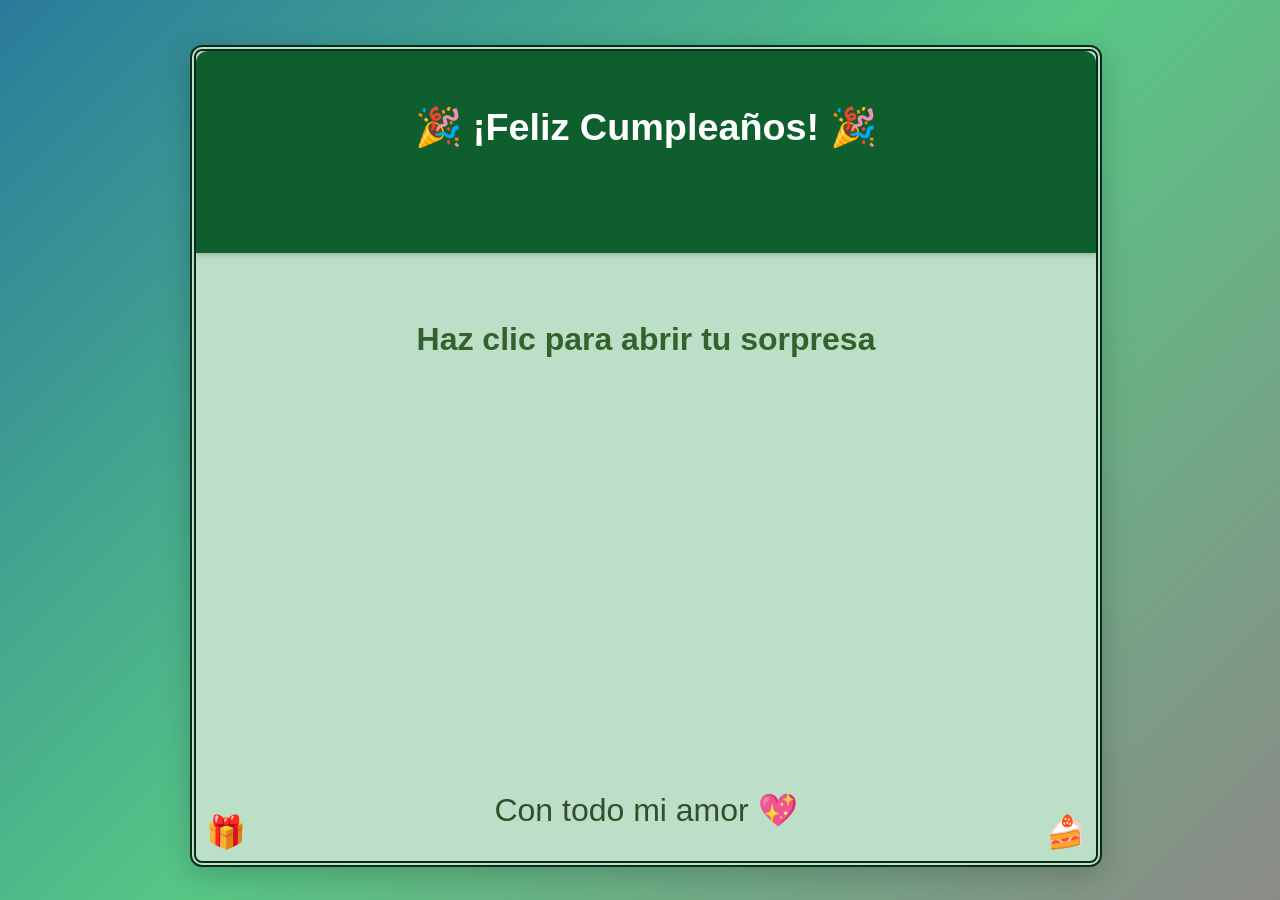
<file: letter.html>
<!DOCTYPE html>
<html lang="es">
<head>
    <meta charset="UTF-8">
    <title>Happy Birthday</title>
    <link rel="icon" href="cake.gif" type="image/x-icon">
    <meta name="viewport" content="width=device-width, initial-scale=1.0">
    <link rel="stylesheet" href="letter.css">
</head>
<body>

    <div class="card-container">
        <div class="card" onclick="toggleCard(this)">
            <div class="card-side card-front">
                <div class="ribbon">🎉 ¡Feliz Cumpleaños! 🎉</div>
                <div class="emojis top-left">🎈</div>
                <div class="emojis top-right">💖</div>
                <h2>Haz clic para abrir tu sorpresa</h2>
                <p>Con todo mi amor 💖</p>
                <div class="emojis bottom-left">🎁</div>
                <div class="emojis bottom-right">🍰</div>
            </div>

            <div class="card-side card-back">
                <h3>Mi persona favorita...</h3>
                <p>
                    Feliz cumpleaños número 26 mi amor <br> 
                    Mi amor hoy es un día muy especial, porque hoy celebramos tu cumpleaños número 26. Muchas gracias por permitirme pasarlo a tu lado, haciéndote
                    tan feliz como me haces a mí. Este es uno más de los muchos más cumpleaños que nos faltan por vivirlos juntos. 
                    No puedo creer como es que tan rápido pasa el tiempo, sin embargo, lo que más me hace feliz es poder seguir viviendo juntos momentos especiales como el día de hoy.
                    Muchas felicidades mi amor, te deseo lo mejor hoy y siempre, que todos tus sueños y tus metas se cumplan, porque yo siempre voy a estar a tu lado ayudandote a cumplirlos.
                    Eres mi todo mi amor, no se que haría sin tí, para mí, mi mayor prioridad es tu felicidad, por eso siempre voy a estar a tu lado haciéndote muy feliz mi amor.
                    Hoy quiero recordarte cuánto significas para mí. Gracias por compartir tu sonrisa, tu tiempo, y tu corazón. <br><br>
                    Que este nuevo año te regale felicidad, salud y muchos sueños cumplidos. 🥰<br><br>
                    ¡Te amo muchisisisisisisisisisisimo mi amor! 💫
                </p>
            </div>
        </div>
    </div>

    <script>
        function toggleCard(card) {
            card.classList.toggle('is-open');
        }
    </script>

</body>
</html>
</file>
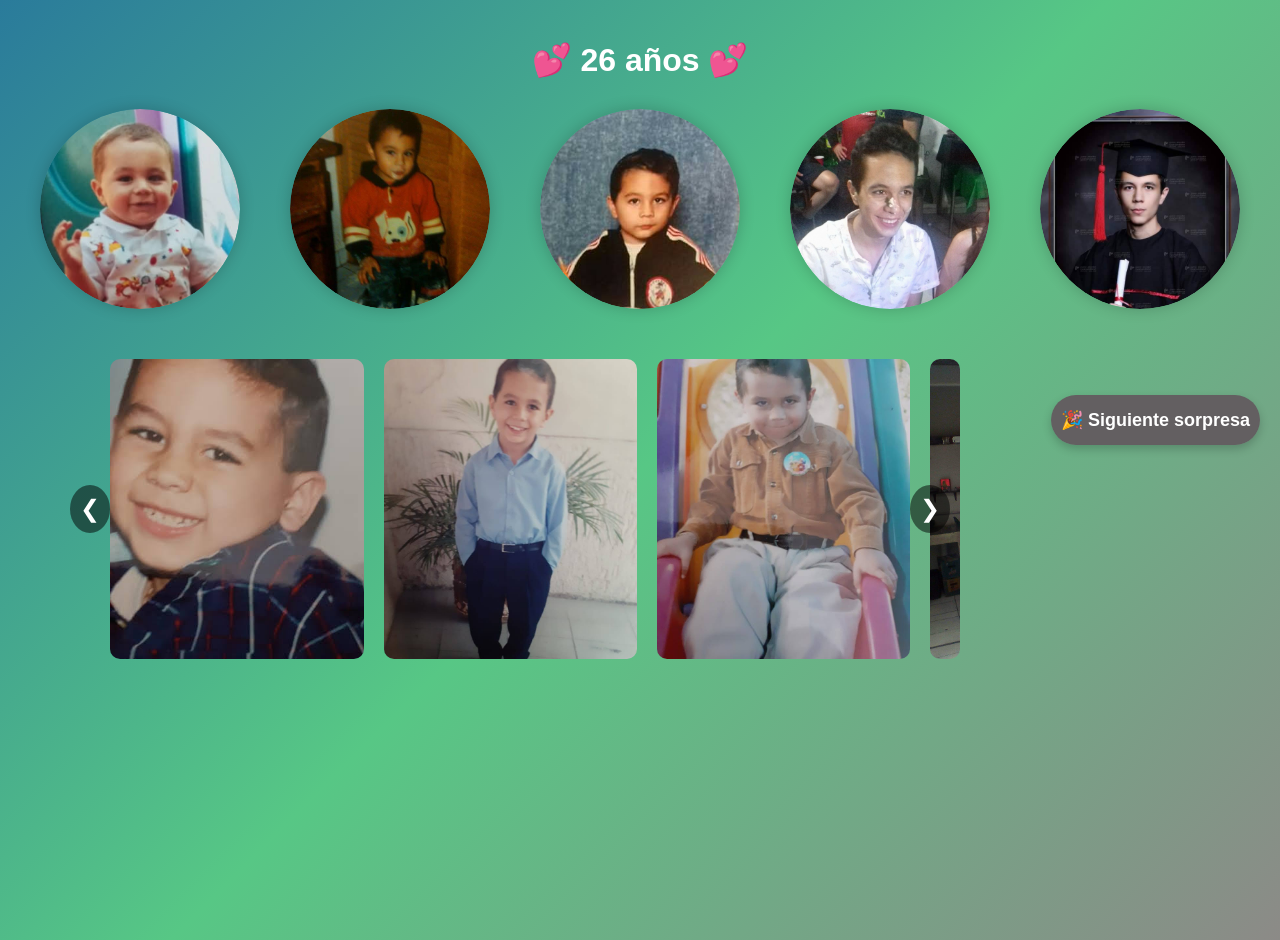
<file: photos.html>
<!DOCTYPE html>
<html lang="es">
<head>
  <meta charset="UTF-8">
  <title>Happy Birthday</title>
  <link rel="icon" href="cake.gif" type="image/x-icon">
  <link rel="stylesheet" href="photos.css">
  <meta name="viewport" content="width=device-width, initial-scale=1.0">
</head>
<body>
  <h1>💕 26 años 💕</h1>
  <div class="circle-gallery">
    <div class="circle-card">
      <div class="circle-inner">
        <div class="circle-front">
          <img src="1.jpg" alt="Foto 1">
        </div>
        <div class="circle-back">
          <p>Como ha pasado el tiempo 💖</p>
        </div>
      </div>
    </div>

    <div class="circle-card">
      <div class="circle-inner">
        <div class="circle-front">
          <img src="2.jpeg" alt="Foto 2">
        </div>
        <div class="circle-back">
          <p>Muchas felicidades mi amor 🌟</p>
        </div>
      </div>
    </div>

    <div class="circle-card">
        <div class="circle-inner">
          <div class="circle-front">
            <img src="3.jpeg" alt="Foto 2">
          </div>
          <div class="circle-back">
            <p>Feliz cumpleños mi cielo🌟</p>
          </div>
        </div>
      </div>
      <div class="circle-card">
        <div class="circle-inner">
          <div class="circle-front">
            <img src="4.jpeg" alt="Foto 2">
          </div>
          <div class="circle-back">
            <p>Te deseo siempre lo mejor mi amor. 🌟</p>
          </div>
        </div>
      </div>
      <div class="circle-card">
        <div class="circle-inner">
          <div class="circle-front">
            <img src="5.jpeg" alt="Foto 2">
          </div>
          <div class="circle-back">
            <p>Hoy celebramos tu vida y la dicha que traes a todos los que te rodean. 🌟</p>
          </div>
        </div>
      </div>

      <div class="carousel-container">
        <div class="carousel-slide">
          <img src="7.jpg" class="carousel-img" alt="1">
          <img src="8.jpg" class="carousel-img" alt="2">
          <img src="9.jpg" class="carousel-img" alt="3">
          <img src="10.jpeg" class="carousel-img" alt="4">
          <img src="11.jpg" class="carousel-img" alt="5">
          <img src="12.jpg" class="carousel-img" alt="6">
          <img src="13.jpg" class="carousel-img" alt="7">
          
        </div>
        <button class="prev" onclick="changeSlide(-1)">❮</button>
        <button class="next" onclick="changeSlide(1)">❯</button>
      </div>
      <div class="next-surprise-container">
        <a href="timeline.html" class="next-surprise-btn">🎉 Siguiente sorpresa</a>
      </div>      
  </div>

  <script src="photos.js"></script>
</body>
</html>
</file>
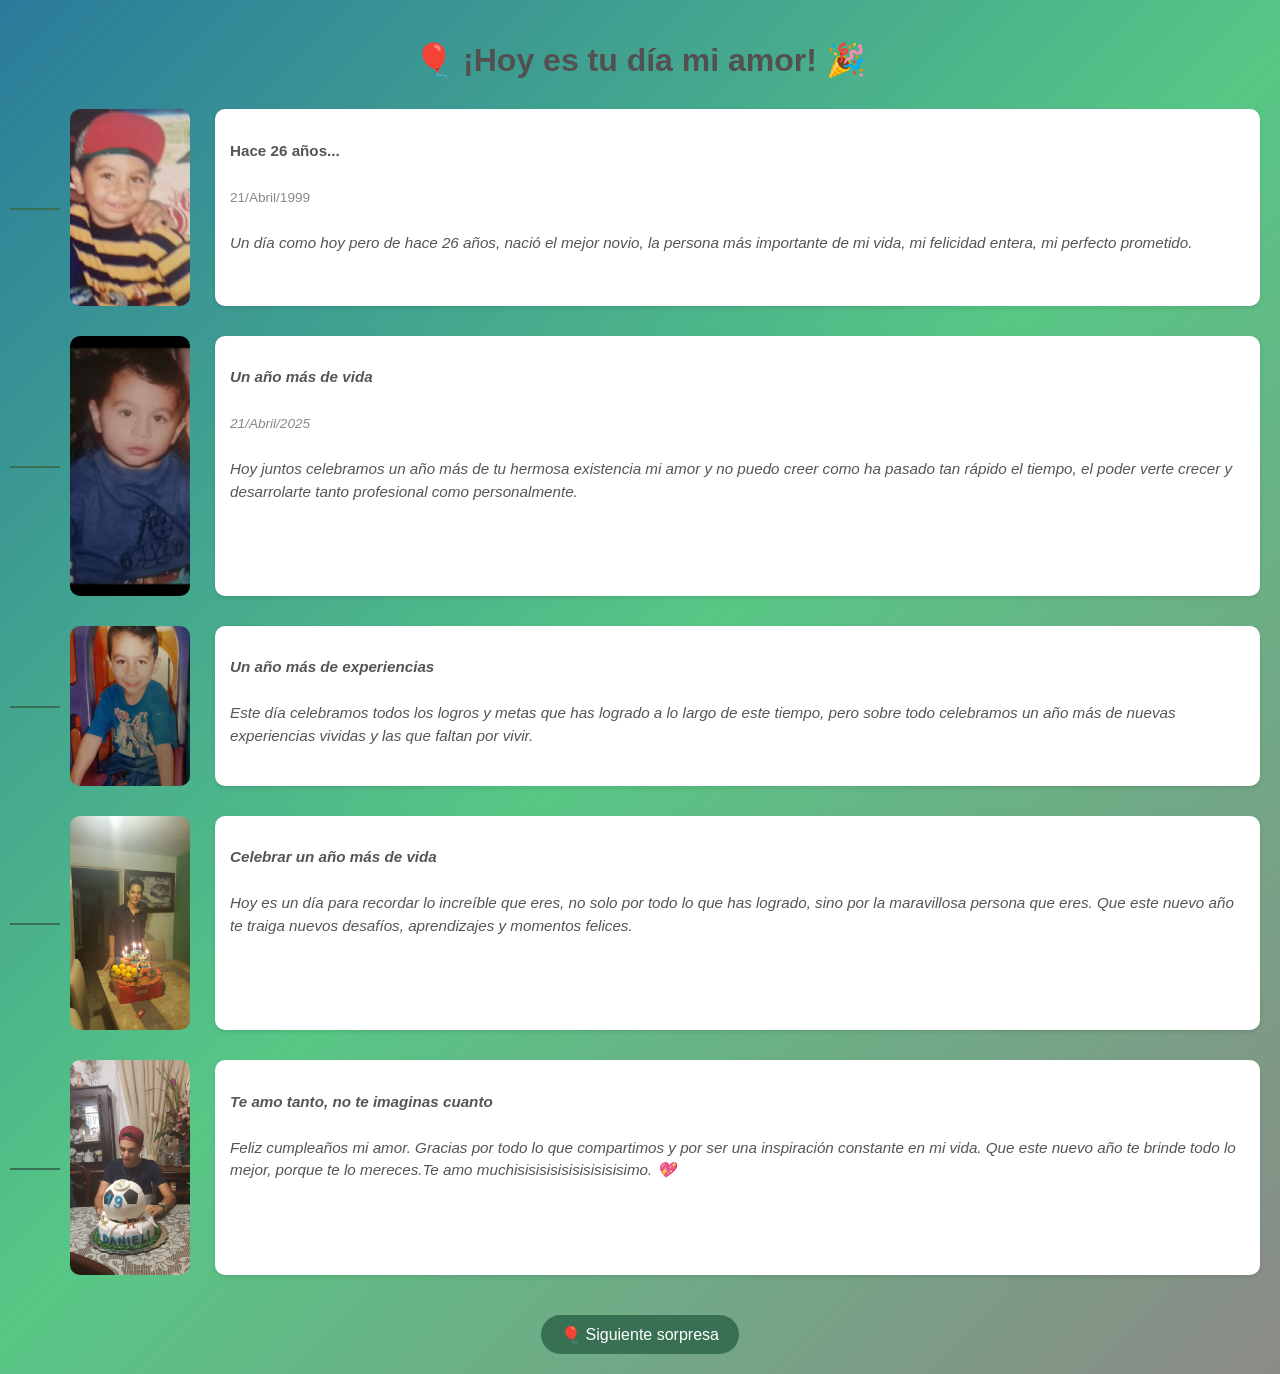
<file: timeline.html>
<!DOCTYPE html>
<html lang="es">
<head>
  <meta charset="UTF-8">
  <meta name="viewport" content="width=device-width, initial-scale=1.0">
  <title>Happy Birthday</title>
  <link rel="icon" href="cake.gif" type="image/x-icon">
  <link rel="stylesheet" href="timeline.css">
</head>
<body>

  <div class="timeline-container">
    <h1>🎈 ¡Hoy es tu día mi amor! 🎉</h1>
    <div class="timeline">
      
      <div class="event">
        <div class="film-frame">
          <div class="film-photo">
            <img src="15.png" alt="Primer Cumpleaños" class="event-img">
          </div>
        </div>
        <div class="event-content">
          <p class="event-title">Hace 26 años...</p>
          <p><small>21/Abril/1999</small></p>
          <p><i>Un día como hoy pero de hace 26 años, nació el mejor novio, la persona más importante de mi vida, mi felicidad entera, mi perfecto prometido.</p>
        </div>
      </div>

      <div class="event">
        <div class="film-frame">
          <div class="film-photo">
            <img src="16.jpg" alt="Regalo" class="event-img">
          </div>
        </div>
        <div class="event-content">
          <p class="event-title">Un año más de vida</p>
          <p><small>21/Abril/2025</small></p>
          <p><i>Hoy juntos celebramos un año más de tu hermosa existencia mi amor y no puedo creer como ha pasado tan rápido el tiempo, el poder verte crecer y desarrolarte tanto profesional como personalmente.</i></p>
        </div>
      </div>

      <div class="event">
        <div class="film-frame">
          <div class="film-photo">
            <img src="18.jpg" alt="Pastel de Chocolate" class="event-img">
          </div>
        </div>
        <div class="event-content">
          <p class="event-title">Un año más de experiencias</p>
          <p><i>Este día celebramos todos los logros y metas que has logrado a lo largo de este tiempo, pero sobre todo celebramos un año más de nuevas experiencias vividas y las que faltan por vivir.</i></p>
        </div>
      </div>

      <div class="event">
        <div class="film-frame">
          <div class="film-photo">
            <img src="22.jpg" alt="Foto de Nosotros" class="event-img">
          </div>
        </div>
        <div class="event-content">
          <p class="event-title">Celebrar un año más de vida</p>
          <p><i>Hoy es un día para recordar lo increíble que eres, no solo por todo lo que has logrado, sino por la maravillosa persona que eres. Que este nuevo año te traiga nuevos desafíos, aprendizajes y momentos felices.</i></p>
        </div>
      </div>

      <div class="event">
        <div class="film-frame">
          <div class="film-photo">
            <img src="23.jpg" alt="Día Perfecto" class="event-img">
          </div>
        </div>
        <div class="event-content">
          <p class="event-title">Te amo tanto, no te imaginas cuanto</p>
          <p><i>Feliz cumpleaños mi amor. Gracias por todo lo que compartimos y por ser una inspiración constante en mi vida. Que este nuevo año te brinde todo lo mejor, porque te lo mereces.Te amo muchisisisisisisisisisisimo. 💖</i></p>
        </div>
      </div>

    </div>

    <!-- Botón para la siguiente sección -->
    <div class="next-button-container">
      <button class="next-button" onclick="window.location.href='letter.html'">🎈 Siguiente sorpresa</button>
    </div>
  </div>

</body>
</html>
</file>
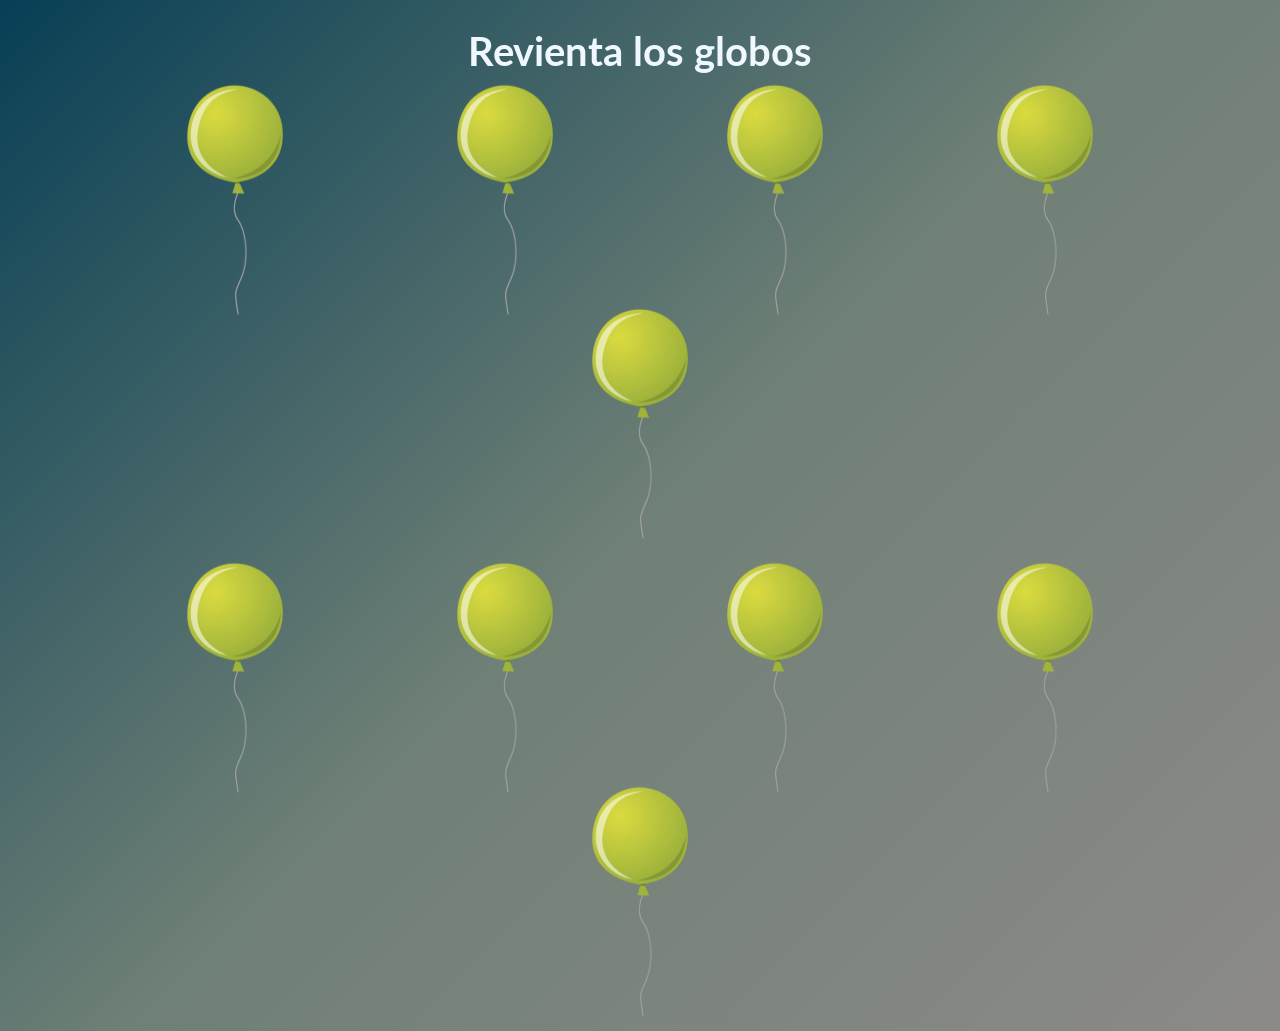
<file: html/birthday.html>
<!DOCTYPE html>
<html lang="es">
<head>
  <meta charset="UTF-8" />
  <meta name="viewport" content="width=device-width, initial-scale=1.0"/>
  <title>Happy Birthday</title>
  <link rel="icon" href="/assets/cake.gif" type="image/x-icon">
  <link href="https://fonts.googleapis.com/css?family=Lato:300italic" rel="stylesheet" />
  <link rel="stylesheet" href="/css/birthday.css" />
</head>
<body>
    <h1 class="title">Revienta los globos</h1>
  <div class="container">
    <div class="balloon" id="balloon1">
      <img src="/assets/globo.webp" alt="Globo 1" class="balloon-img">
    <div class="message">Feliz cumpleaños al amor de mi vida. Cada día a tu lado es un regalo que no se compara con nada.</div>
    </div>
    <div class="balloon" id="balloon2">
      <img src="/assets/globo.webp" alt="Globo 2" class="balloon-img">
    <div class="message">Hoy cumples 26 años mi amor, un año más de vida y de aprendizajes.</div>
    </div>
    <div class="balloon" id="balloon3">
      <img src="/assets/globo.webp" alt="Globo 3" class="balloon-img">
    <div class="message">Mi amor muchas felicidades, estoy muy feliz porque hoy es un día especial</div>
    </div>
    <div class="balloon" id="balloon4">
        <img src="/assets/globo.webp" alt="Globo 4" class="balloon-img">
        <div class="message">Te deseo lo mejor hoy y siempre, siempre voy a estar a tu lado haciendote muy feliz como me haces a mí.</div>
    </div>
    <div class="balloon" id="balloon5">
        <img src="/assets/globo.webp" alt="Globo 5" class="balloon-img">
        <div class="message">Me da mucha felicidad el poder pasar este día tan especial juntos.</div>
    </div>
  </div>
  <div class="container">
    <div class="balloon" id="balloon5">
        <img src="/assets/globo.webp" alt="Globo 5" class="balloon-img">
        <div class="message">Que la vida te regale tantos momentos hermosos como los que tú me das.</div>
    </div>
    <div class="balloon" id="balloon5">
        <img src="/assets/globo.webp" alt="Globo 5" class="balloon-img">
        <div class="message"> Hoy celebramos tu vida y la suerte que tengo de estar en ella.</div>
    </div>
    <div class="balloon" id="balloon5">
        <img src="/assets/globo.webp" alt="Globo 5" class="balloon-img">
        <div class="message">Gracias por hacerme sentir amada cada día. Hoy es tu día, y quiero que te sientas tan especial como tú me haces sentir a mí.</div>
    </div>
    <div class="balloon" id="balloon5">
        <img src="/assets/globo.webp" alt="Globo 5" class="balloon-img">
        <div class="message">Eres mi mayor y única felicidad, por eso lo que más quiero es que seas feliz hoy y siempre.</div>
    </div>
    <div class="balloon" id="balloon5">
        <img src="/assets/globo.webp" alt="Globo 5" class="balloon-img">
        <div class="message">Muchas felicidades mi amor. Te amo muchisisisisisisisisisisimo</div>
    </div>
  </div>
  <button id="nextBtn" style="display: none;" onclick="location.href='/html/photos.html'">Siguiente sorpresa 🎉</button>
  <script src="/script/birthday.js"></script>
</body>
</html>
</file>
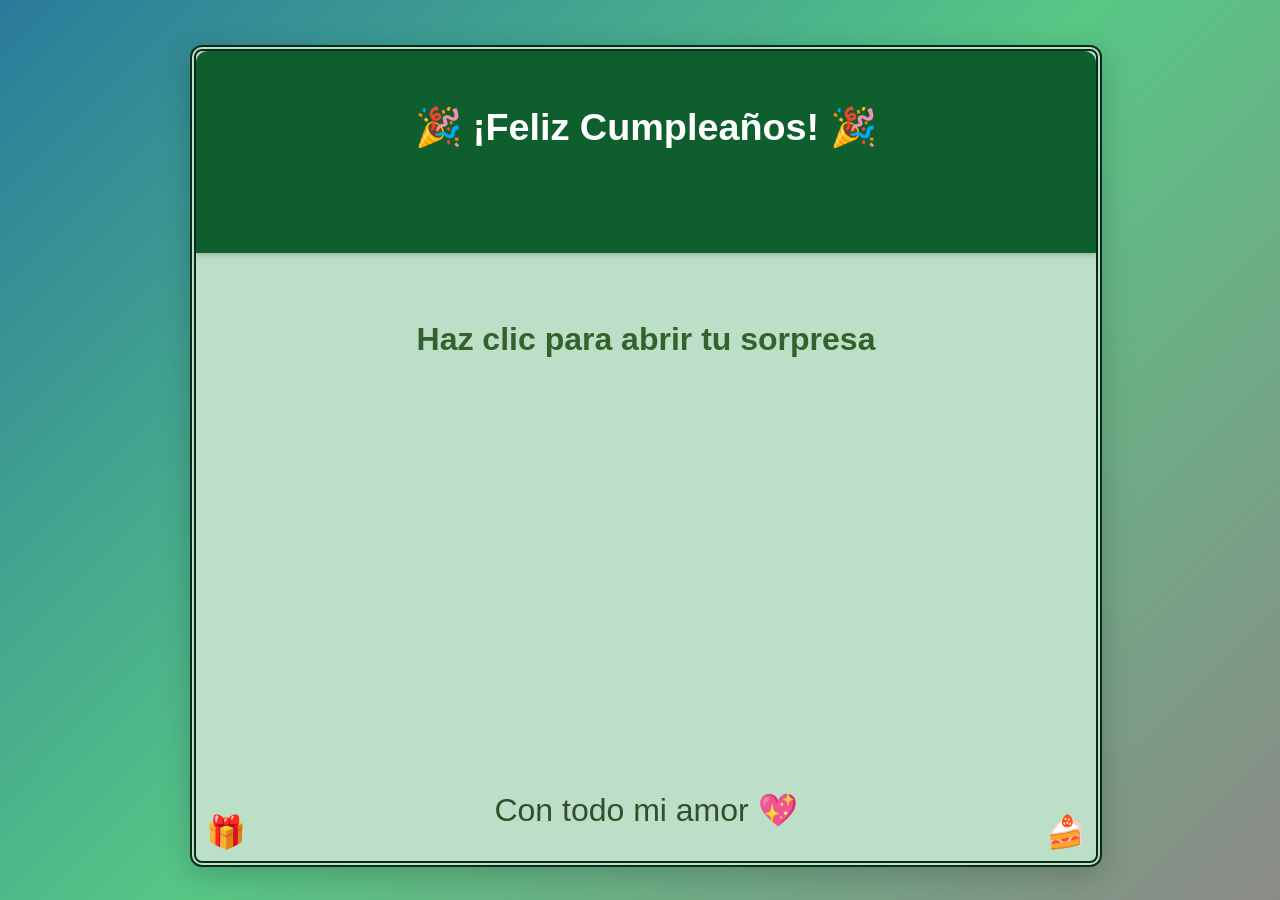
<file: html/letter.html>
<!DOCTYPE html>
<html lang="es">
<head>
    <meta charset="UTF-8">
    <title>Happy Birthday</title>
    <link rel="icon" href="/assets/cake.gif" type="image/x-icon">
    <meta name="viewport" content="width=device-width, initial-scale=1.0">
    <link rel="stylesheet" href="/css/letter.css">
</head>
<body>

    <div class="card-container">
        <div class="card" onclick="toggleCard(this)">
            <div class="card-side card-front">
                <div class="ribbon">🎉 ¡Feliz Cumpleaños! 🎉</div>
                <div class="emojis top-left">🎈</div>
                <div class="emojis top-right">💖</div>
                <h2>Haz clic para abrir tu sorpresa</h2>
                <p>Con todo mi amor 💖</p>
                <div class="emojis bottom-left">🎁</div>
                <div class="emojis bottom-right">🍰</div>
            </div>

            <div class="card-side card-back">
                <h3>Mi persona favorita...</h3>
                <p>
                    Feliz cumpleaños número 26 mi amor <br> 
                    Mi amor hoy es un día muy especial, porque hoy celebramos tu cumpleaños número 26. Muchas gracias por permitirme pasarlo a tu lado, haciéndote
                    tan feliz como me haces a mí. Este es uno más de los muchos más cumpleaños que nos faltan por vivirlos juntos. 
                    No puedo creer como es que tan rápido pasa el tiempo, sin embargo, lo que más me hace feliz es poder seguir viviendo juntos momentos especiales como el día de hoy.
                    Muchas felicidades mi amor, te deseo lo mejor hoy y siempre, que todos tus sueños y tus metas se cumplan, porque yo siempre voy a estar a tu lado ayudandote a cumplirlos.
                    Eres mi todo mi amor, no se que haría sin tí, para mí, mi mayor prioridad es tu felicidad, por eso siempre voy a estar a tu lado haciéndote muy feliz mi amor.
                    Hoy quiero recordarte cuánto significas para mí. Gracias por compartir tu sonrisa, tu tiempo, y tu corazón. <br><br>
                    Que este nuevo año te regale felicidad, salud y muchos sueños cumplidos. 🥰<br><br>
                    ¡Te amo muchisisisisisisisisisisimo mi amor! 💫
                </p>
            </div>
        </div>
    </div>

    <script>
        function toggleCard(card) {
            card.classList.toggle('is-open');
        }
    </script>

</body>
</html>
</file>
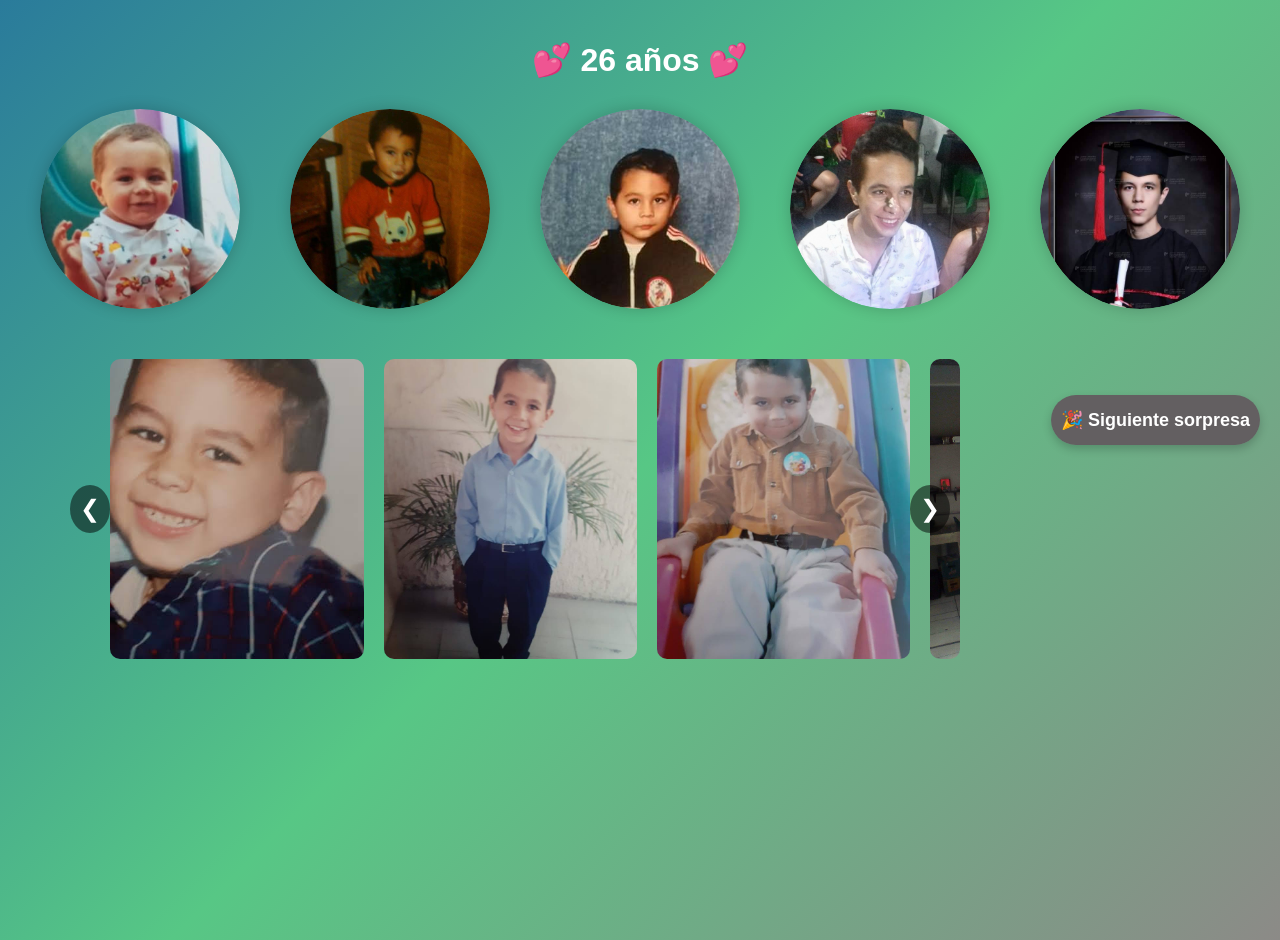
<file: html/photos.html>
<!DOCTYPE html>
<html lang="es">
<head>
  <meta charset="UTF-8">
  <title>Happy Birthday</title>
  <link rel="icon" href="/assets/cake.gif" type="image/x-icon">
  <link rel="stylesheet" href="/css/photos.css">
  <meta name="viewport" content="width=device-width, initial-scale=1.0">
</head>
<body>
  <h1>💕 26 años 💕</h1>
  <div class="circle-gallery">
    <div class="circle-card">
      <div class="circle-inner">
        <div class="circle-front">
          <img src="/assets/1.jpg" alt="Foto 1">
        </div>
        <div class="circle-back">
          <p>Como ha pasado el tiempo 💖</p>
        </div>
      </div>
    </div>

    <div class="circle-card">
      <div class="circle-inner">
        <div class="circle-front">
          <img src="/assets/2.jpeg" alt="Foto 2">
        </div>
        <div class="circle-back">
          <p>Muchas felicidades mi amor 🌟</p>
        </div>
      </div>
    </div>

    <div class="circle-card">
        <div class="circle-inner">
          <div class="circle-front">
            <img src="/assets/3.jpeg" alt="Foto 2">
          </div>
          <div class="circle-back">
            <p>Feliz cumpleños mi cielo🌟</p>
          </div>
        </div>
      </div>
      <div class="circle-card">
        <div class="circle-inner">
          <div class="circle-front">
            <img src="/assets/4.jpeg" alt="Foto 2">
          </div>
          <div class="circle-back">
            <p>Te deseo siempre lo mejor mi amor. 🌟</p>
          </div>
        </div>
      </div>
      <div class="circle-card">
        <div class="circle-inner">
          <div class="circle-front">
            <img src="/assets/5.jpeg" alt="Foto 2">
          </div>
          <div class="circle-back">
            <p>Hoy celebramos tu vida y la dicha que traes a todos los que te rodean. 🌟</p>
          </div>
        </div>
      </div>

      <div class="carousel-container">
        <div class="carousel-slide">
          <img src="/assets/7.jpg" class="carousel-img" alt="1">
          <img src="/assets/8.jpg" class="carousel-img" alt="2">
          <img src="/assets/9.jpg" class="carousel-img" alt="3">
          <img src="/assets/10.jpeg" class="carousel-img" alt="4">
          <img src="/assets/11.jpg" class="carousel-img" alt="5">
          <img src="/assets/12.jpg" class="carousel-img" alt="6">
          <img src="/assets/13.jpg" class="carousel-img" alt="7">
          
        </div>
        <button class="prev" onclick="changeSlide(-1)">❮</button>
        <button class="next" onclick="changeSlide(1)">❯</button>
      </div>
      <div class="next-surprise-container">
        <a href="timeline.html" class="next-surprise-btn">🎉 Siguiente sorpresa</a>
      </div>      
  </div>

  <script src="/script/photos.js"></script>
</body>
</html>
</file>
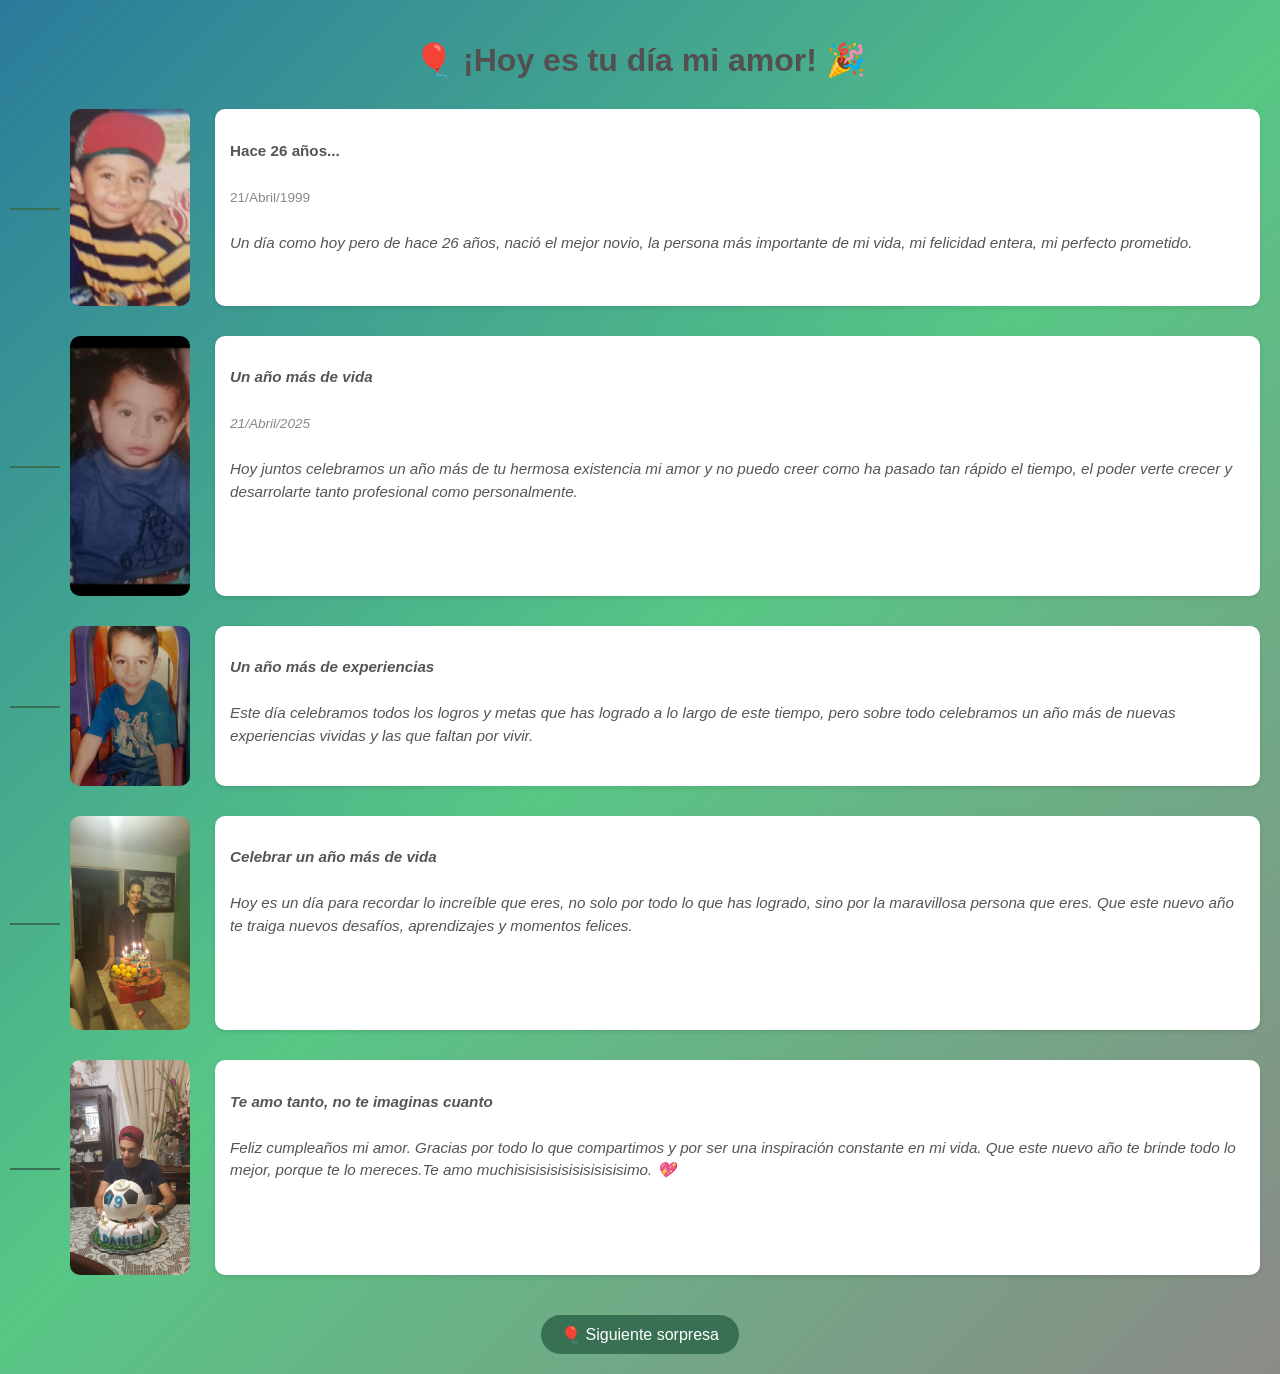
<file: html/timeline.html>
<!DOCTYPE html>
<html lang="es">
<head>
  <meta charset="UTF-8">
  <meta name="viewport" content="width=device-width, initial-scale=1.0">
  <title>Happy Birthday</title>
  <link rel="icon" href="/assets/cake.gif" type="image/x-icon">
  <link rel="stylesheet" href="/css/timeline.css">
</head>
<body>

  <div class="timeline-container">
    <h1>🎈 ¡Hoy es tu día mi amor! 🎉</h1>
    <div class="timeline">
      
      <div class="event">
        <div class="film-frame">
          <div class="film-photo">
            <img src="/assets/15.png" alt="Primer Cumpleaños" class="event-img">
          </div>
        </div>
        <div class="event-content">
          <p class="event-title">Hace 26 años...</p>
          <p><small>21/Abril/1999</small></p>
          <p><i>Un día como hoy pero de hace 26 años, nació el mejor novio, la persona más importante de mi vida, mi felicidad entera, mi perfecto prometido.</p>
        </div>
      </div>

      <div class="event">
        <div class="film-frame">
          <div class="film-photo">
            <img src="/assets/16.jpg" alt="Regalo" class="event-img">
          </div>
        </div>
        <div class="event-content">
          <p class="event-title">Un año más de vida</p>
          <p><small>21/Abril/2025</small></p>
          <p><i>Hoy juntos celebramos un año más de tu hermosa existencia mi amor y no puedo creer como ha pasado tan rápido el tiempo, el poder verte crecer y desarrolarte tanto profesional como personalmente.</i></p>
        </div>
      </div>

      <div class="event">
        <div class="film-frame">
          <div class="film-photo">
            <img src="/assets/18.jpg" alt="Pastel de Chocolate" class="event-img">
          </div>
        </div>
        <div class="event-content">
          <p class="event-title">Un año más de experiencias</p>
          <p><i>Este día celebramos todos los logros y metas que has logrado a lo largo de este tiempo, pero sobre todo celebramos un año más de nuevas experiencias vividas y las que faltan por vivir.</i></p>
        </div>
      </div>

      <div class="event">
        <div class="film-frame">
          <div class="film-photo">
            <img src="/assets/22.jpg" alt="Foto de Nosotros" class="event-img">
          </div>
        </div>
        <div class="event-content">
          <p class="event-title">Celebrar un año más de vida</p>
          <p><i>Hoy es un día para recordar lo increíble que eres, no solo por todo lo que has logrado, sino por la maravillosa persona que eres. Que este nuevo año te traiga nuevos desafíos, aprendizajes y momentos felices.</i></p>
        </div>
      </div>

      <div class="event">
        <div class="film-frame">
          <div class="film-photo">
            <img src="/assets/23.jpg" alt="Día Perfecto" class="event-img">
          </div>
        </div>
        <div class="event-content">
          <p class="event-title">Te amo tanto, no te imaginas cuanto</p>
          <p><i>Feliz cumpleaños mi amor. Gracias por todo lo que compartimos y por ser una inspiración constante en mi vida. Que este nuevo año te brinde todo lo mejor, porque te lo mereces.Te amo muchisisisisisisisisisisimo. 💖</i></p>
        </div>
      </div>

    </div>

    <!-- Botón para la siguiente sección -->
    <div class="next-button-container">
      <button class="next-button" onclick="window.location.href='letter.html'">🎈 Siguiente sorpresa</button>
    </div>
  </div>

</body>
</html>
</file>
<file: principal.css>
@import url(https://fonts.googleapis.com/css?family=Lato:300italic);

html,
body {
  width: 100%;
  height: 100%;
  scrollbar-width: none;
  overflow: hidden;
}

body {
    background: #2A7B9B;
    background: linear-gradient(135deg, rgba(42, 123, 155, 1) 0%, rgba(87, 199, 133, 1) 50%, rgba(140, 138, 135, 1) 100%);
    height: 100vh; /* Asegura que el fondo cubra toda la altura de la página */
    margin: 0; /* Elimina cualquier margen predeterminado */
    min-height: 100vh;
}

.name {
  font-size: .8cm;
  font-weight: 600;
}

#cake {
  display: block;
  position: relative;
  margin: -10em auto 0 auto;
}

/* ============================================== Candle */
.cake {
  background: #ffffff;
  border-radius: 10px;
  position: absolute;
  top: 228px;
  left: 50%;
  margin-left: -2.4px;
  margin-top: -8.33333333px;
  width: 5px;
  height: 35px;
  transform: translateY(-300px);
  backface-visibility: hidden;
  animation: in 500ms 6s ease-out forwards;
}

.cake:after,
.cake:before {
  background: rgba(255, 0, 0, 0.4);
  content: "";
  position: absolute;
  width: 100%;
  height: 2.22222222px;
}

.cake:after {
  top: 25%;
  left: 0;
}

.cake:before {
  top: 45%;
  left: 0;
}

/* ============================================== Fire */
.fuego {
  border-radius: 100%;
  position: absolute;
  top: -20px;
  left: 50%;
  margin-left: -2.6px;
  width: 6.66666667px;
  height: 18px;
}

.fuego:nth-child(1) {
  animation: fuego 2s 6.5s infinite;
}

.fuego:nth-child(2) {
  animation: fuego 1.5s 6.5s infinite;
}

.fuego:nth-child(3) {
  animation: fuego 1s 6.5s infinite;
}

.fuego:nth-child(4) {
  animation: fuego 0.5s 6.5s infinite;
}

.fuego:nth-child(5) {
  animation: fuego 0.2s 6.5s infinite;
}

/* ============================================== Animation Fire */
@keyframes fuego {
  0%, 100% {
    background: rgba(254, 248, 97, 0.5);
    box-shadow: 0 0 40px 10px rgba(248, 233, 209, 0.2);
    transform: translateY(0) scale(1);
  }

  50% {
    background: rgba(255, 50, 0, 0.1);
    box-shadow: 0 0 40px 20px rgba(248, 233, 209, 0.2);
    transform: translateY(-20px) scale(0);
  }
}

@keyframes in {
  to {
    transform: translateY(0);
  }
}

.text {
  color: #ffffff;
  font-family: 'Lato', sans-serif;
  font-weight: 300;
  font-style:italic;
  text-align: center;
}

h1 {
  font-size: .8cm;
}

/* Botón */
.boton-contenedor {
    display: flex;
    justify-content: center;
    margin-top: 20px;
  }
  
  .boton-sorpresa {
    background: linear-gradient(135deg, #53759c, #68c7a3);
    color: #ffffff;
    font-weight: bold;
    border: none;
    border-radius: 20px;
    padding: 15px 25px;
    font-size: 1rem;
    cursor: pointer;
    transition: background 0.3s;
  }
  
  .boton-sorpresa i {
    margin-right: 8px;
  }
  
  .boton-sorpresa:hover {
    background-color: #fbbf24;
  }
  
  .oculto {
    display: none;
  }

  /* Animación fade-in con desplazamiento hacia arriba */
@keyframes fadeInUp {
    0% {
      opacity: 0;
      transform: translateY(20px);
    }
    100% {
      opacity: 1;
      transform: translateY(0);
    }
  }
  
  .fade-in {
    animation: fadeInUp 1s ease-out;
  }
  
  /* Para ocultar inicialmente el botón */
  .oculto {
    visibility: hidden;
  }
</file>
<file: css/principal.css>
@import url(https://fonts.googleapis.com/css?family=Lato:300italic);

html,
body {
  width: 100%;
  height: 100%;
  scrollbar-width: none;
  overflow: hidden;
}

body {
    background: #2A7B9B;
    background: linear-gradient(135deg, rgba(42, 123, 155, 1) 0%, rgba(87, 199, 133, 1) 50%, rgba(140, 138, 135, 1) 100%);
    height: 100vh; /* Asegura que el fondo cubra toda la altura de la página */
    margin: 0; /* Elimina cualquier margen predeterminado */
    min-height: 100vh;
}

.name {
  font-size: .8cm;
  font-weight: 600;
}

#cake {
  display: block;
  position: relative;
  margin: -10em auto 0 auto;
}

/* ============================================== Candle */
.cake {
  background: #ffffff;
  border-radius: 10px;
  position: absolute;
  top: 228px;
  left: 50%;
  margin-left: -2.4px;
  margin-top: -8.33333333px;
  width: 5px;
  height: 35px;
  transform: translateY(-300px);
  backface-visibility: hidden;
  animation: in 500ms 6s ease-out forwards;
}

.cake:after,
.cake:before {
  background: rgba(255, 0, 0, 0.4);
  content: "";
  position: absolute;
  width: 100%;
  height: 2.22222222px;
}

.cake:after {
  top: 25%;
  left: 0;
}

.cake:before {
  top: 45%;
  left: 0;
}

/* ============================================== Fire */
.fuego {
  border-radius: 100%;
  position: absolute;
  top: -20px;
  left: 50%;
  margin-left: -2.6px;
  width: 6.66666667px;
  height: 18px;
}

.fuego:nth-child(1) {
  animation: fuego 2s 6.5s infinite;
}

.fuego:nth-child(2) {
  animation: fuego 1.5s 6.5s infinite;
}

.fuego:nth-child(3) {
  animation: fuego 1s 6.5s infinite;
}

.fuego:nth-child(4) {
  animation: fuego 0.5s 6.5s infinite;
}

.fuego:nth-child(5) {
  animation: fuego 0.2s 6.5s infinite;
}

/* ============================================== Animation Fire */
@keyframes fuego {
  0%, 100% {
    background: rgba(254, 248, 97, 0.5);
    box-shadow: 0 0 40px 10px rgba(248, 233, 209, 0.2);
    transform: translateY(0) scale(1);
  }

  50% {
    background: rgba(255, 50, 0, 0.1);
    box-shadow: 0 0 40px 20px rgba(248, 233, 209, 0.2);
    transform: translateY(-20px) scale(0);
  }
}

@keyframes in {
  to {
    transform: translateY(0);
  }
}

.text {
  color: #ffffff;
  font-family: 'Lato', sans-serif;
  font-weight: 300;
  font-style:italic;
  text-align: center;
}

h1 {
  font-size: .8cm;
}

/* Botón */
.boton-contenedor {
    display: flex;
    justify-content: center;
    margin-top: 20px;
  }
  
  .boton-sorpresa {
    background: linear-gradient(135deg, #53759c, #68c7a3);
    color: #ffffff;
    font-weight: bold;
    border: none;
    border-radius: 20px;
    padding: 15px 25px;
    font-size: 1rem;
    cursor: pointer;
    transition: background 0.3s;
  }
  
  .boton-sorpresa i {
    margin-right: 8px;
  }
  
  .boton-sorpresa:hover {
    background-color: #fbbf24;
  }
  
  .oculto {
    display: none;
  }

  /* Animación fade-in con desplazamiento hacia arriba */
@keyframes fadeInUp {
    0% {
      opacity: 0;
      transform: translateY(20px);
    }
    100% {
      opacity: 1;
      transform: translateY(0);
    }
  }
  
  .fade-in {
    animation: fadeInUp 1s ease-out;
  }
  
  /* Para ocultar inicialmente el botón */
  .oculto {
    visibility: hidden;
  }
</file>
<file: birthday.css>
@import url('https://fonts.googleapis.com/css?family=Lato:300italic');

body {
    background: #2A7B9B;
    background: linear-gradient(135deg, rgb(7, 63, 85) 0%, rgb(111, 128, 118) 50%, rgba(140, 138, 135, 1) 100%);
    min-height: 100vh; /* Asegura que el fondo cubra toda la altura de la página */
    margin: 0; /* Elimina cualquier margen predeterminado */
}

/* Contenedor de los globos */
.container {
    display: flex;
    justify-content: space-around;
    margin-top: 50px;
  }
  
  .balloon {
    position: relative;
    cursor: pointer;
    display: inline-block;
    text-align: center;
  }
  
  /* Estilo de la imagen del globo */
  .balloon-img {
    margin-top: -20%;
    width: 250px;
    height: 250px;
    transition: transform 0.5s ease;
  }
  
  /* Estilo para el mensaje */
  .message {
    display: none; /* El mensaje comienza oculto */
    position: absolute;
    top: 50%; /* Centrado verticalmente */
    left: 50%; /* Centrado horizontalmente */
    transform: translate(-50%, -50%);
    color: rgb(255, 255, 255);
    font-family: 'Lato', sans-serif;
    font-size: 18px;
    opacity: 0;
    transition: opacity 0.5s ease;
    z-index: 1;
  }
  
  /* Animación de explosión del globo */
  .balloon.exploded .balloon-img {
    transform: scale(0); /* Hace que el globo desaparezca */
  }
  
  /* Cuando el mensaje debe aparecer */
  .message.show {
    display: block;
    opacity: 1;
  }
  
.title{
    color: aliceblue;
    font-family: 'Lato', sans-serif;
    text-align: center;
    font-size: 40px;
  }

  #nextBtn {
    position: fixed;
    top: 20px;
    right: 20px;
    padding: 10px 20px;
    font-size: 16px;
    background-color: #3b3770;
    color: white;
    border: none;
    border-radius: 8px;
    cursor: pointer;
    display: none;
    opacity: 0;
    transition: opacity 0.5s ease;
    z-index: 1000;
  }  

/* Ajustes para que los globos se distribuyan mejor en pantallas pequeñas */
.container {
  flex-wrap: wrap;
  gap: 20px;
  justify-content: center;
  padding: 0 10px;
}

/* Adaptación del tamaño del globo según el ancho de pantalla */
@media (max-width: 1024px) {
  .balloon-img {
    width: 200px;
    height: 200px;
  }
}

@media (max-width: 768px) {
  .balloon-img {
    width: 150px;
    height: 150px;
  }

  .message {
    font-size: 16px;
    padding: 10px;
  }

  .title {
    font-size: 32px;
    margin: 20px;
  }
}

@media (max-width: 480px) {
  .balloon {
    width: 120px;
    height: auto; /* Asegura que el alto se ajuste automáticamente */
  }

  .message {
    font-size: 12px; /* Reduce el tamaño de la fuente */
    padding: 5px 10px; /* Ajusta el padding para que haya más espacio */
    width: 100%; /* Asegura que ocupe todo el ancho disponible */
    white-space: normal; /* Permite que el texto se ajuste y no se corte */
    word-wrap: break-word; /* Rompe las palabras largas que no caben */
  }

  #nextBtn {
    position: fixed;
    top: auto;         /* Reseteamos el top fijo */
    bottom: 40px;      /* Lo bajamos un poco desde abajo */
    left: 50%;         /* Centrado horizontal */
    transform: translateX(-50%);
    margin: 0;
    display: block;
    margin-bottom: 20%;
  } 

  .title {
    font-size: 20px; /* Reduce un poco el tamaño de la fuente */
  }
}
</file>
<file: letter.css>
/* /css/letter.css */

/* Estilos del body */
body {
    background: #2A7B9B;
    background: linear-gradient(135deg, rgba(42, 123, 155, 1) 0%, rgba(87, 199, 133, 1) 50%, rgba(140, 138, 135, 1) 100%);
    min-height: 100vh;
    display: flex;
    justify-content: center;
    align-items: center;
    height: 100vh;
    margin: 0;
    font-family: 'Segoe UI', sans-serif;
}

/* Contenedor de la tarjeta */
.card-container {
    perspective: 1500px;
    display: flex;
    justify-content: center;
    align-items: center;
    height: 100vh;
}

/* Estilos de la tarjeta */
.card {
    width: 900px;
    height: 90%;
    position: relative;
    transform-style: preserve-3d;
    transition: transform 1s ease-in-out;
    cursor: pointer;
    transform-origin: center center;
    transform: rotateY(0deg);
}

/* Efecto cuando la tarjeta se gira */
.card.is-open {
    transform: rotateY(180deg);
}

/* Lados de la tarjeta */
.card-side {
    width: 100%;
    height: 100%;
    position: absolute;
    backface-visibility: hidden;
    border-radius: 12px;
    overflow: hidden;
    box-shadow: 0 8px 30px rgba(0, 0, 0, 0.2);
    border: 6px double #092b1a;
    display: flex;
    flex-direction: column;
    justify-content: center;
    align-items: center;
}

/* Parte frontal de la tarjeta */
.card-front {
    background: url('https://www.transparenttextures.com/patterns/pink-paper.png'), #bcdfc7;
}

/* Texto en la parte frontal */
.card-front h2 {
    font-size: 2rem;
    color: #36612d;
    text-align: center;
    margin-top: 30%;
    margin-bottom: auto;
    padding: 0 20px;
}

.card-front p {
    color: #364d29;
    font-size: 200%;
    text-align: center;
    margin-top: 10%;
}

/* Parte trasera de la tarjeta */
.card-back {
    background: #fff0f8;
    transform: rotateY(180deg);
    padding: 40px;
    box-sizing: border-box;
    align-items: flex-start;
}

/* Texto en la parte trasera */
.card-back h3 {
    color: #437e48;
    margin-top: 0;
    font-size: 1.6rem;
    margin-bottom: 15px;
}

.card-back p {
    color: #444;
    text-align: center;
    font-size: 1rem;
    line-height: 1.6;
}

/* Cinta de la tarjeta */
.ribbon {
    position: absolute;
    top: 0;
    left: 0;
    width: 100%;
    height: 20%;
    background: #0f5f2e;
    color: white;
    text-align: center;
    padding: 20px 0;
    line-height: 3; 
    font-weight: bold;
    font-size: 1cm;
    border-radius: 12px 12px 0 0;
    box-shadow: 0 2px 5px rgba(0,0,0,0.2);
    z-index: 2;
}

/* Emojis de la tarjeta */
.emojis {
    font-size: 2rem;
    position: absolute;
    z-index: 1;
}

.emojis.top-left { top: 10px; left: 10px; }
.emojis.top-right { top: 10px; right: 10px; }
.emojis.bottom-left { bottom: 10px; left: 10px; }
.emojis.bottom-right { bottom: 10px; right: 10px; }

/* Media query para pantallas más pequeñas (ej. móviles) */
/* Media query para pantallas más pequeñas (ej. móviles) */
@media (max-width: 600px) {
    .card {
        width: 85vw; /* Ocupar el 85% del ancho de la ventana */
        height: 70vh; /* Ocupar el 70% de la altura de la ventana */
        max-height: none; /* Eliminar la altura máxima en móviles */
        margin-right: 10%;
    }

    .card-front h2 {
        font-size: 5vw;
        padding: 0 5%;
        padding-top: 60%;
    }

    .card-front p {
        font-size: 7vw;
        margin-bottom: 40%;
    }

    .card-back h3 {
        font-size: 6vw;
        margin-top: 10px;
        margin-bottom: 5px;
    }

    .card-back p {
        font-size: 3.5vw;
        line-height: 1.3;
        margin-bottom: 10px;
    }

    .ribbon {
        font-size: 6vw;
        padding-bottom: 3vw; /* Ajustar el padding inferior en móviles */
        padding-top: 10vw; /* Aumentar aún más el padding superior en móviles */
        line-height: 1.1;
    }

    .emojis {
        font-size: 7vw;
    }

    .card-side {
        padding: 10px;
    }
}
</file>
<file: photos.css>
body {
    min-height: 100vh;
    margin: 0; /* Elimina cualquier margen predeterminado */
    background: #2A7B9B;
    background: linear-gradient(135deg, rgba(42, 123, 155, 1) 0%, rgba(87, 199, 133, 1) 50%, rgba(140, 138, 135, 1) 100%);
    font-family: 'Lato', sans-serif;
    background-color: #fff0f5;
    text-align: center;
    padding: 20px;
}
  
  h1 {
    color: #ffffff;
    margin-bottom: 30px;
  }
  
  .circle-gallery {
    display: flex;
    flex-wrap: wrap;
    justify-content: center;
    gap: 50px;
  }
  
  .circle-card {
    width: 200px;
    height: 200px;
    perspective: 1000px;
  }
  
  .circle-inner {
    position: relative;
    width: 100%;
    height: 100%;
    transition: transform 0.8s;
    transform-style: preserve-3d;
    cursor: pointer;
  }
  
  .circle-card.flipped .circle-inner {
    transform: rotateY(180deg);
  }
  
  .circle-front, .circle-back {
    position: absolute;
    width: 100%;
    height: 100%;
    border-radius: 50%;
    backface-visibility: hidden;
    overflow: hidden;
    box-shadow: 0 0 15px rgba(0, 0, 0, 0.2);
  }
  
  .circle-front img {
    width: 100%;
    height: 100%;
    object-fit: cover;
    object-position: 30% 10%;
    border-radius: 50%;
    display: block;
  }
  
  
  .circle-back {
    background-color: rgb(167, 207, 193);
    display: flex;
    align-items: center;
    justify-content: center;
    padding: 15px;
    transform: rotateY(180deg);
  }
  
  .carousel-container {
    width: 900px;
    height: 300px;
    overflow: hidden;
    position: relative;
    border-radius: 10px;
    margin: 0 auto;
    padding: 0 50px; /* Espacio para que las flechas no se encimen */
    box-sizing: border-box;
  }
  
  .carousel-slide {
    display: flex;
    transition: transform 0.5s ease-in-out;
    height: 100%;
    gap: 20px;
  }
  
  .carousel-img {
    width: 100%;
    height: 100%;
    object-fit: cover;
    border-radius: 10px;
    flex: 0 0 calc((100% - 40px) / 3);
  }
  
  /* Flechas */
  .prev,
  .next {
    position: absolute;
    top: 50%;
    transform: translateY(-50%);
    background-color: rgba(0, 0, 0, 0.5);
    color: white;
    border: none;
    font-size: 24px;
    cursor: pointer;
    padding: 10px;
    border-radius: 50%;
    z-index: 10;
  }
  
  .prev {
    left: 10px;
  }
  
  .next {
    right: 10px;
  }
  
  
  .next-surprise-container {
    text-align: center;
    margin-top: 50px;
  }
  
  .next-surprise-btn {
    background-color: #635f61;
    color: white;
    padding: 15px 10px;
    border-radius: 30px;
    text-decoration: none;
    font-size: 18px;
    font-weight: bold;
    transition: background-color 0.3s ease, transform 0.3s ease;
    box-shadow: 0 4px 10px rgba(0, 0, 0, 0.2);
  }
  
  .next-surprise-btn:hover {
    background-color: #151663;
    transform: scale(1.05);
  }
  
  @media (max-width: 768px) {
    body {
      height: auto; /* Permite que el contenido fluya naturalmente */
    }
  
    .next-surprise-container {
      margin-bottom: 50px; /* Espacio adicional debajo del botón */
      margin-top: 20px;     /* Suficiente separación desde el carrusel */
    }
  
    .next-surprise-btn {
      padding: 18px 25px;
      font-size: 22px;
    }
  }
</file>
<file: timeline.css>
/* Estilos básicos */
body {
  font-family: Arial, sans-serif;
  background-color: #f4f4f4;
  margin: 0;
  padding: 0;
  text-align: center;
  min-height: 100vh;
  background: linear-gradient(135deg, rgba(42, 123, 155, 1) 0%, rgba(87, 199, 133, 1) 50%, rgba(140, 138, 135, 1) 100%);
}

.timeline-container {
  max-width: 100%;
  margin: 0 auto;
  padding: 20px;
  box-sizing: border-box;
}

h1 {
  font-size: 2rem;
  margin-bottom: 20px;
  color: #535050;
}

/* Estilos de la línea del tiempo */
.timeline {
  position: relative;
  padding-left: 50px;
}

.event {
  display: flex;
  align-items: stretch; /* Estirar para igualar alturas */
  margin: 30px 0;
  position: relative;
  flex-wrap: wrap;
}

.event .dot {
  width: 30px;
  height: 30px;
  background-color: #726c6c;
  border-radius: 50%;
  display: flex;
  justify-content: center;
  align-items: center;
  color: white;
  font-size: 18px;
  font-weight: bold;
  position: absolute;
  left: -50px;
  z-index: 1;
}

.film-frame {
  flex: 0 0 120px;
  max-width: 120px;
  margin-right: 25px;
  overflow: hidden;
  display: flex;
  align-items: stretch; /* Estirar para igualar alturas */
  justify-content: center;
}

.film-photo,
.event-img {
  width: 100%;
  height: 100%;
  object-fit: cover;
  border-radius: 10px;
  display: block;
}

.event-content {
  flex: 1;
  background-color: white;
  border-radius: 10px;
  box-shadow: 0 2px 4px rgba(0, 0, 0, 0.1);
  padding: 15px;
  text-align: left;
  min-width: 200px;
  display: flex;
  flex-direction: column;
}

.event-title {
  font-size: 1.1rem;
  font-weight: bold;
  color: #333;
  margin-bottom: 8px;
}

.event p {
  font-size: 0.95rem;
  color: #555;
  line-height: 1.5;
  margin-bottom: 8px;
}

.event small {
  font-size: 0.85rem;
  color: #888;
}

.event:before {
  content: '';
  position: absolute;
  top: 50%;
  left: -60px;
  width: 50px;
  height: 2px;
  background-color: #387054;
  z-index: 0;
}

/* Estilo del contenedor del botón */
.next-button-container {
  display: flex;
  justify-content: center;
  margin-top: 40px;
}

/* Estilo del botón */
.next-button {
  background-color: #387054;
  color: white;
  font-size: 1rem;
  padding: 10px 20px;
  border: none;
  border-radius: 20px;
  cursor: pointer;
  transition: background-color 0.3s ease, transform 0.2s ease;
}

.next-button:hover {
  background-color: #2c5f3f;
  transform: translateY(-2px);
}

.next-button:active {
  transform: translateY(1px);
}

/* Responsive */
@media (max-width: 768px) {
  .timeline-container {
      padding-left: 15px;
      padding-right: 15px; /* Añade padding derecho para separar del borde */
  }

  .timeline {
      padding-left: 15px;
      padding-right: 0; /* Ajusta el padding derecho de la línea de tiempo */
  }

  .event {
      flex-direction: row;
      align-items: stretch; /* Estirar para igualar alturas */
      margin-bottom: 25px;
      flex-wrap: nowrap;
  }

  .film-frame {
      flex: 0 0 100px; /* Reduje el ancho de la imagen */
      max-width: 100px;
      margin-right: 15px; /* Añadí margen derecho a la imagen */
      margin-bottom: 0;
      height: auto; /* La altura se ajusta según el texto */
      display: flex;
      align-items: stretch; /* Estirar para igualar alturas */
  }

  .film-photo,
  .event-img {
      width: 100%;
      height: 100%;
      object-fit: cover;
      border-radius: 8px;
      display: block;
  }

  .event-content {
      flex: 1;
      margin-top: 0;
      text-align: left;
      margin-right: 15px; /* Añadí margen derecho al texto */
      padding: 10px;
      box-sizing: border-box;
      display: flex;
      flex-direction: column;
  }

  .event-title {
      font-size: 0.95rem;
      margin-bottom: 5px;
  }

  .event p {
      font-size: 0.85rem;
      line-height: 1.4;
      margin-bottom: 5px;
  }

  .event small {
      font-size: 0.75rem;
  }

  .event:before,
  .event .dot {
      display: none;
  }
}
</file>
<file: css/birthday.css>
@import url('https://fonts.googleapis.com/css?family=Lato:300italic');

body {
    background: #2A7B9B;
    background: linear-gradient(135deg, rgb(7, 63, 85) 0%, rgb(111, 128, 118) 50%, rgba(140, 138, 135, 1) 100%);
    min-height: 100vh; /* Asegura que el fondo cubra toda la altura de la página */
    margin: 0; /* Elimina cualquier margen predeterminado */
}

/* Contenedor de los globos */
.container {
    display: flex;
    justify-content: space-around;
    margin-top: 50px;
  }
  
  .balloon {
    position: relative;
    cursor: pointer;
    display: inline-block;
    text-align: center;
  }
  
  /* Estilo de la imagen del globo */
  .balloon-img {
    margin-top: -20%;
    width: 250px;
    height: 250px;
    transition: transform 0.5s ease;
  }
  
  /* Estilo para el mensaje */
  .message {
    display: none; /* El mensaje comienza oculto */
    position: absolute;
    top: 50%; /* Centrado verticalmente */
    left: 50%; /* Centrado horizontalmente */
    transform: translate(-50%, -50%);
    color: rgb(255, 255, 255);
    font-family: 'Lato', sans-serif;
    font-size: 18px;
    opacity: 0;
    transition: opacity 0.5s ease;
    z-index: 1;
  }
  
  /* Animación de explosión del globo */
  .balloon.exploded .balloon-img {
    transform: scale(0); /* Hace que el globo desaparezca */
  }
  
  /* Cuando el mensaje debe aparecer */
  .message.show {
    display: block;
    opacity: 1;
  }
  
.title{
    color: aliceblue;
    font-family: 'Lato', sans-serif;
    text-align: center;
    font-size: 40px;
  }

  #nextBtn {
    position: fixed;
    top: 20px;
    right: 20px;
    padding: 10px 20px;
    font-size: 16px;
    background-color: #3b3770;
    color: white;
    border: none;
    border-radius: 8px;
    cursor: pointer;
    display: none;
    opacity: 0;
    transition: opacity 0.5s ease;
    z-index: 1000;
  }  

/* Ajustes para que los globos se distribuyan mejor en pantallas pequeñas */
.container {
  flex-wrap: wrap;
  gap: 20px;
  justify-content: center;
  padding: 0 10px;
}

/* Adaptación del tamaño del globo según el ancho de pantalla */
@media (max-width: 1024px) {
  .balloon-img {
    width: 200px;
    height: 200px;
  }
}

@media (max-width: 768px) {
  .balloon-img {
    width: 150px;
    height: 150px;
  }

  .message {
    font-size: 16px;
    padding: 10px;
  }

  .title {
    font-size: 32px;
    margin: 20px;
  }
}

@media (max-width: 480px) {
  .balloon {
    width: 120px;
    height: auto; /* Asegura que el alto se ajuste automáticamente */
  }

  .message {
    font-size: 12px; /* Reduce el tamaño de la fuente */
    padding: 5px 10px; /* Ajusta el padding para que haya más espacio */
    width: 100%; /* Asegura que ocupe todo el ancho disponible */
    white-space: normal; /* Permite que el texto se ajuste y no se corte */
    word-wrap: break-word; /* Rompe las palabras largas que no caben */
  }

  #nextBtn {
    position: fixed;
    top: auto;         /* Reseteamos el top fijo */
    bottom: 40px;      /* Lo bajamos un poco desde abajo */
    left: 50%;         /* Centrado horizontal */
    transform: translateX(-50%);
    margin: 0;
    display: block;
    margin-bottom: 20%;
  } 

  .title {
    font-size: 20px; /* Reduce un poco el tamaño de la fuente */
  }
}
</file>
<file: css/letter.css>
/* /css/letter.css */

/* Estilos del body */
body {
    background: #2A7B9B;
    background: linear-gradient(135deg, rgba(42, 123, 155, 1) 0%, rgba(87, 199, 133, 1) 50%, rgba(140, 138, 135, 1) 100%);
    min-height: 100vh;
    display: flex;
    justify-content: center;
    align-items: center;
    height: 100vh;
    margin: 0;
    font-family: 'Segoe UI', sans-serif;
}

/* Contenedor de la tarjeta */
.card-container {
    perspective: 1500px;
    display: flex;
    justify-content: center;
    align-items: center;
    height: 100vh;
}

/* Estilos de la tarjeta */
.card {
    width: 900px;
    height: 90%;
    position: relative;
    transform-style: preserve-3d;
    transition: transform 1s ease-in-out;
    cursor: pointer;
    transform-origin: center center;
    transform: rotateY(0deg);
}

/* Efecto cuando la tarjeta se gira */
.card.is-open {
    transform: rotateY(180deg);
}

/* Lados de la tarjeta */
.card-side {
    width: 100%;
    height: 100%;
    position: absolute;
    backface-visibility: hidden;
    border-radius: 12px;
    overflow: hidden;
    box-shadow: 0 8px 30px rgba(0, 0, 0, 0.2);
    border: 6px double #092b1a;
    display: flex;
    flex-direction: column;
    justify-content: center;
    align-items: center;
}

/* Parte frontal de la tarjeta */
.card-front {
    background: url('https://www.transparenttextures.com/patterns/pink-paper.png'), #bcdfc7;
}

/* Texto en la parte frontal */
.card-front h2 {
    font-size: 2rem;
    color: #36612d;
    text-align: center;
    margin-top: 30%;
    margin-bottom: auto;
    padding: 0 20px;
}

.card-front p {
    color: #364d29;
    font-size: 200%;
    text-align: center;
    margin-top: 10%;
}

/* Parte trasera de la tarjeta */
.card-back {
    background: #fff0f8;
    transform: rotateY(180deg);
    padding: 40px;
    box-sizing: border-box;
    align-items: flex-start;
}

/* Texto en la parte trasera */
.card-back h3 {
    color: #437e48;
    margin-top: 0;
    font-size: 1.6rem;
    margin-bottom: 15px;
}

.card-back p {
    color: #444;
    text-align: center;
    font-size: 1rem;
    line-height: 1.6;
}

/* Cinta de la tarjeta */
.ribbon {
    position: absolute;
    top: 0;
    left: 0;
    width: 100%;
    height: 20%;
    background: #0f5f2e;
    color: white;
    text-align: center;
    padding: 20px 0;
    line-height: 3; 
    font-weight: bold;
    font-size: 1cm;
    border-radius: 12px 12px 0 0;
    box-shadow: 0 2px 5px rgba(0,0,0,0.2);
    z-index: 2;
}

/* Emojis de la tarjeta */
.emojis {
    font-size: 2rem;
    position: absolute;
    z-index: 1;
}

.emojis.top-left { top: 10px; left: 10px; }
.emojis.top-right { top: 10px; right: 10px; }
.emojis.bottom-left { bottom: 10px; left: 10px; }
.emojis.bottom-right { bottom: 10px; right: 10px; }

/* Media query para pantallas más pequeñas (ej. móviles) */
/* Media query para pantallas más pequeñas (ej. móviles) */
@media (max-width: 600px) {
    .card {
        width: 85vw; /* Ocupar el 85% del ancho de la ventana */
        height: 70vh; /* Ocupar el 70% de la altura de la ventana */
        max-height: none; /* Eliminar la altura máxima en móviles */
        margin-right: 10%;
    }

    .card-front h2 {
        font-size: 5vw;
        padding: 0 5%;
        padding-top: 60%;
    }

    .card-front p {
        font-size: 7vw;
        margin-bottom: 40%;
    }

    .card-back h3 {
        font-size: 6vw;
        margin-top: 10px;
        margin-bottom: 5px;
    }

    .card-back p {
        font-size: 3.5vw;
        line-height: 1.3;
        margin-bottom: 10px;
    }

    .ribbon {
        font-size: 6vw;
        padding-bottom: 3vw; /* Ajustar el padding inferior en móviles */
        padding-top: 10vw; /* Aumentar aún más el padding superior en móviles */
        line-height: 1.1;
    }

    .emojis {
        font-size: 7vw;
    }

    .card-side {
        padding: 10px;
    }
}
</file>
<file: css/photos.css>
body {
    min-height: 100vh;
    margin: 0; /* Elimina cualquier margen predeterminado */
    background: #2A7B9B;
    background: linear-gradient(135deg, rgba(42, 123, 155, 1) 0%, rgba(87, 199, 133, 1) 50%, rgba(140, 138, 135, 1) 100%);
    font-family: 'Lato', sans-serif;
    background-color: #fff0f5;
    text-align: center;
    padding: 20px;
}
  
  h1 {
    color: #ffffff;
    margin-bottom: 30px;
  }
  
  .circle-gallery {
    display: flex;
    flex-wrap: wrap;
    justify-content: center;
    gap: 50px;
  }
  
  .circle-card {
    width: 200px;
    height: 200px;
    perspective: 1000px;
  }
  
  .circle-inner {
    position: relative;
    width: 100%;
    height: 100%;
    transition: transform 0.8s;
    transform-style: preserve-3d;
    cursor: pointer;
  }
  
  .circle-card.flipped .circle-inner {
    transform: rotateY(180deg);
  }
  
  .circle-front, .circle-back {
    position: absolute;
    width: 100%;
    height: 100%;
    border-radius: 50%;
    backface-visibility: hidden;
    overflow: hidden;
    box-shadow: 0 0 15px rgba(0, 0, 0, 0.2);
  }
  
  .circle-front img {
    width: 100%;
    height: 100%;
    object-fit: cover;
    object-position: 30% 10%;
    border-radius: 50%;
    display: block;
  }
  
  
  .circle-back {
    background-color: rgb(167, 207, 193);
    display: flex;
    align-items: center;
    justify-content: center;
    padding: 15px;
    transform: rotateY(180deg);
  }
  
  .carousel-container {
    width: 900px;
    height: 300px;
    overflow: hidden;
    position: relative;
    border-radius: 10px;
    margin: 0 auto;
    padding: 0 50px; /* Espacio para que las flechas no se encimen */
    box-sizing: border-box;
  }
  
  .carousel-slide {
    display: flex;
    transition: transform 0.5s ease-in-out;
    height: 100%;
    gap: 20px;
  }
  
  .carousel-img {
    width: 100%;
    height: 100%;
    object-fit: cover;
    border-radius: 10px;
    flex: 0 0 calc((100% - 40px) / 3);
  }
  
  /* Flechas */
  .prev,
  .next {
    position: absolute;
    top: 50%;
    transform: translateY(-50%);
    background-color: rgba(0, 0, 0, 0.5);
    color: white;
    border: none;
    font-size: 24px;
    cursor: pointer;
    padding: 10px;
    border-radius: 50%;
    z-index: 10;
  }
  
  .prev {
    left: 10px;
  }
  
  .next {
    right: 10px;
  }
  
  
  .next-surprise-container {
    text-align: center;
    margin-top: 50px;
  }
  
  .next-surprise-btn {
    background-color: #635f61;
    color: white;
    padding: 15px 10px;
    border-radius: 30px;
    text-decoration: none;
    font-size: 18px;
    font-weight: bold;
    transition: background-color 0.3s ease, transform 0.3s ease;
    box-shadow: 0 4px 10px rgba(0, 0, 0, 0.2);
  }
  
  .next-surprise-btn:hover {
    background-color: #151663;
    transform: scale(1.05);
  }
  
  @media (max-width: 768px) {
    body {
      height: auto; /* Permite que el contenido fluya naturalmente */
    }
  
    .next-surprise-container {
      margin-bottom: 50px; /* Espacio adicional debajo del botón */
      margin-top: 20px;     /* Suficiente separación desde el carrusel */
    }
  
    .next-surprise-btn {
      padding: 18px 25px;
      font-size: 22px;
    }
  }
</file>
<file: css/timeline.css>
/* Estilos básicos */
body {
  font-family: Arial, sans-serif;
  background-color: #f4f4f4;
  margin: 0;
  padding: 0;
  text-align: center;
  min-height: 100vh;
  background: linear-gradient(135deg, rgba(42, 123, 155, 1) 0%, rgba(87, 199, 133, 1) 50%, rgba(140, 138, 135, 1) 100%);
}

.timeline-container {
  max-width: 100%;
  margin: 0 auto;
  padding: 20px;
  box-sizing: border-box;
}

h1 {
  font-size: 2rem;
  margin-bottom: 20px;
  color: #535050;
}

/* Estilos de la línea del tiempo */
.timeline {
  position: relative;
  padding-left: 50px;
}

.event {
  display: flex;
  align-items: stretch; /* Estirar para igualar alturas */
  margin: 30px 0;
  position: relative;
  flex-wrap: wrap;
}

.event .dot {
  width: 30px;
  height: 30px;
  background-color: #726c6c;
  border-radius: 50%;
  display: flex;
  justify-content: center;
  align-items: center;
  color: white;
  font-size: 18px;
  font-weight: bold;
  position: absolute;
  left: -50px;
  z-index: 1;
}

.film-frame {
  flex: 0 0 120px;
  max-width: 120px;
  margin-right: 25px;
  overflow: hidden;
  display: flex;
  align-items: stretch; /* Estirar para igualar alturas */
  justify-content: center;
}

.film-photo,
.event-img {
  width: 100%;
  height: 100%;
  object-fit: cover;
  border-radius: 10px;
  display: block;
}

.event-content {
  flex: 1;
  background-color: white;
  border-radius: 10px;
  box-shadow: 0 2px 4px rgba(0, 0, 0, 0.1);
  padding: 15px;
  text-align: left;
  min-width: 200px;
  display: flex;
  flex-direction: column;
}

.event-title {
  font-size: 1.1rem;
  font-weight: bold;
  color: #333;
  margin-bottom: 8px;
}

.event p {
  font-size: 0.95rem;
  color: #555;
  line-height: 1.5;
  margin-bottom: 8px;
}

.event small {
  font-size: 0.85rem;
  color: #888;
}

.event:before {
  content: '';
  position: absolute;
  top: 50%;
  left: -60px;
  width: 50px;
  height: 2px;
  background-color: #387054;
  z-index: 0;
}

/* Estilo del contenedor del botón */
.next-button-container {
  display: flex;
  justify-content: center;
  margin-top: 40px;
}

/* Estilo del botón */
.next-button {
  background-color: #387054;
  color: white;
  font-size: 1rem;
  padding: 10px 20px;
  border: none;
  border-radius: 20px;
  cursor: pointer;
  transition: background-color 0.3s ease, transform 0.2s ease;
}

.next-button:hover {
  background-color: #2c5f3f;
  transform: translateY(-2px);
}

.next-button:active {
  transform: translateY(1px);
}

/* Responsive */
@media (max-width: 768px) {
  .timeline-container {
      padding-left: 15px;
      padding-right: 15px; /* Añade padding derecho para separar del borde */
  }

  .timeline {
      padding-left: 15px;
      padding-right: 0; /* Ajusta el padding derecho de la línea de tiempo */
  }

  .event {
      flex-direction: row;
      align-items: stretch; /* Estirar para igualar alturas */
      margin-bottom: 25px;
      flex-wrap: nowrap;
  }

  .film-frame {
      flex: 0 0 100px; /* Reduje el ancho de la imagen */
      max-width: 100px;
      margin-right: 15px; /* Añadí margen derecho a la imagen */
      margin-bottom: 0;
      height: auto; /* La altura se ajusta según el texto */
      display: flex;
      align-items: stretch; /* Estirar para igualar alturas */
  }

  .film-photo,
  .event-img {
      width: 100%;
      height: 100%;
      object-fit: cover;
      border-radius: 8px;
      display: block;
  }

  .event-content {
      flex: 1;
      margin-top: 0;
      text-align: left;
      margin-right: 15px; /* Añadí margen derecho al texto */
      padding: 10px;
      box-sizing: border-box;
      display: flex;
      flex-direction: column;
  }

  .event-title {
      font-size: 0.95rem;
      margin-bottom: 5px;
  }

  .event p {
      font-size: 0.85rem;
      line-height: 1.4;
      margin-bottom: 5px;
  }

  .event small {
      font-size: 0.75rem;
  }

  .event:before,
  .event .dot {
      display: none;
  }
}
</file>
